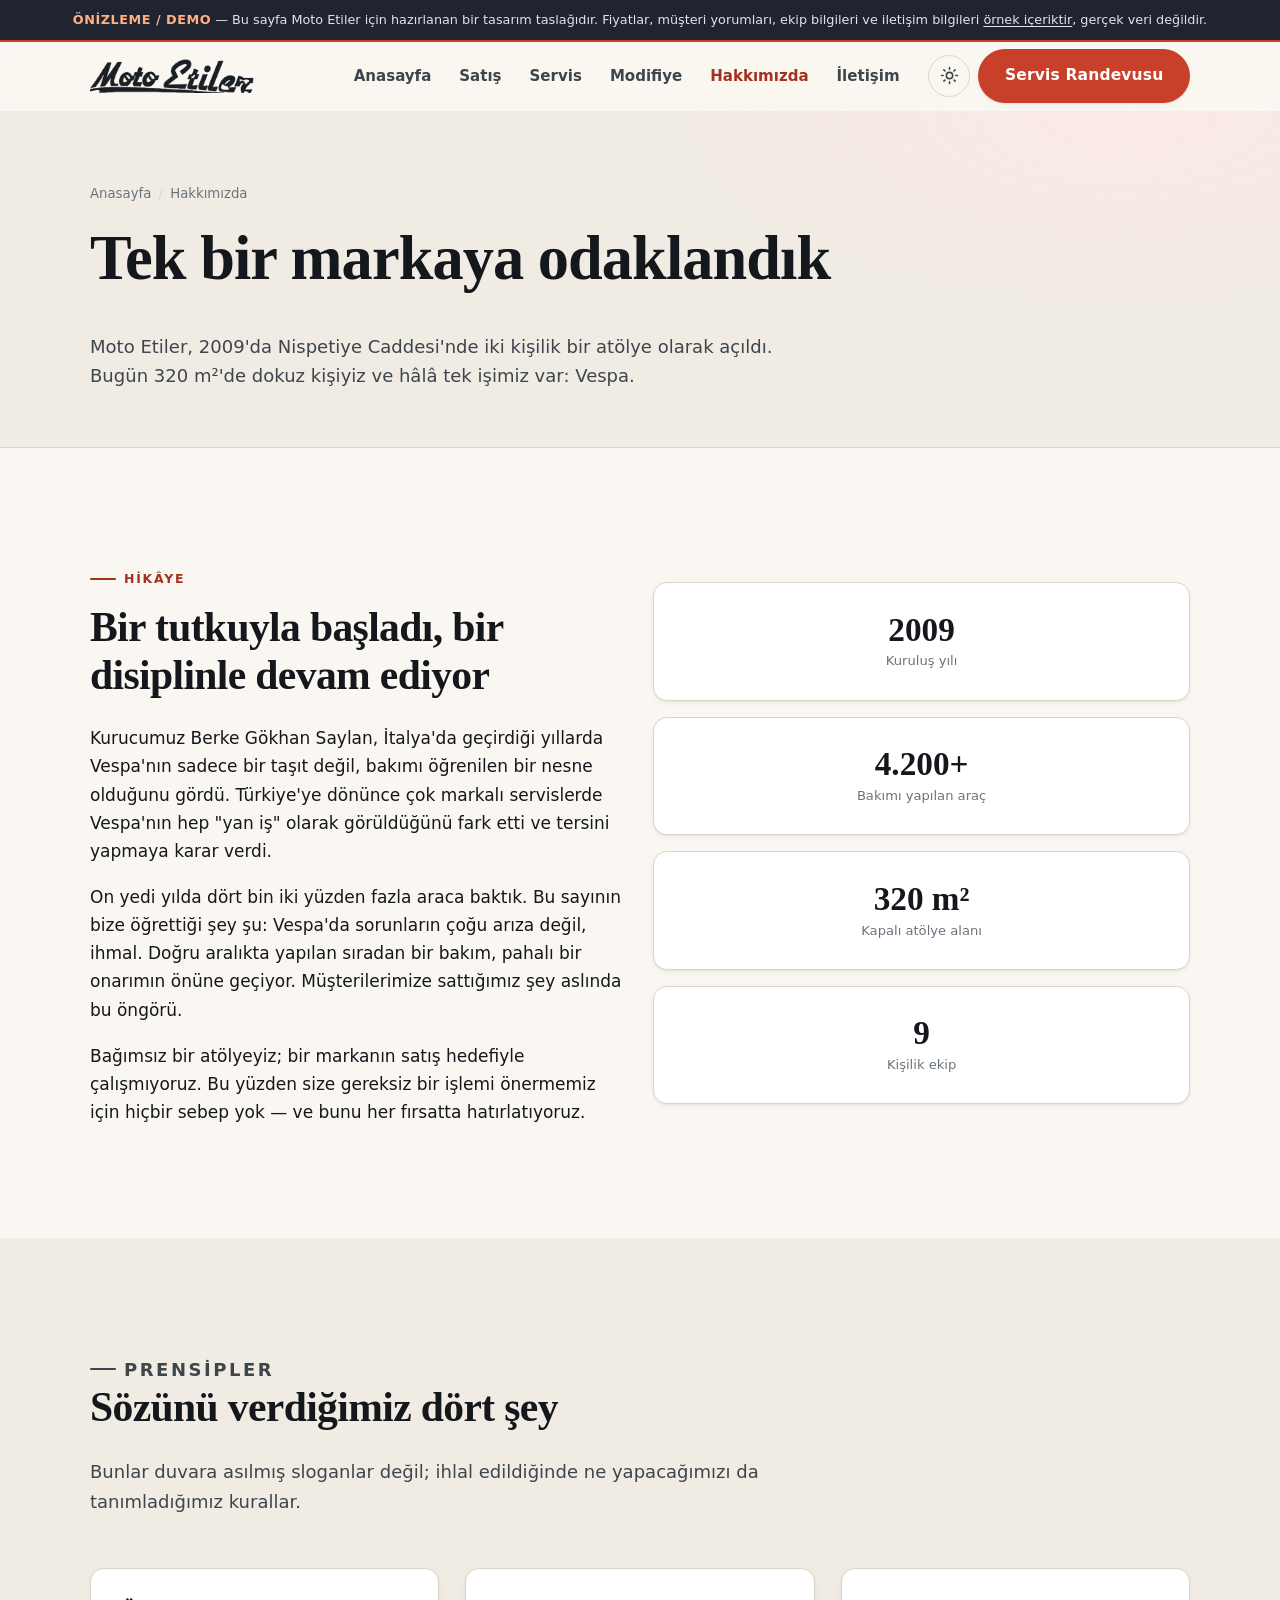
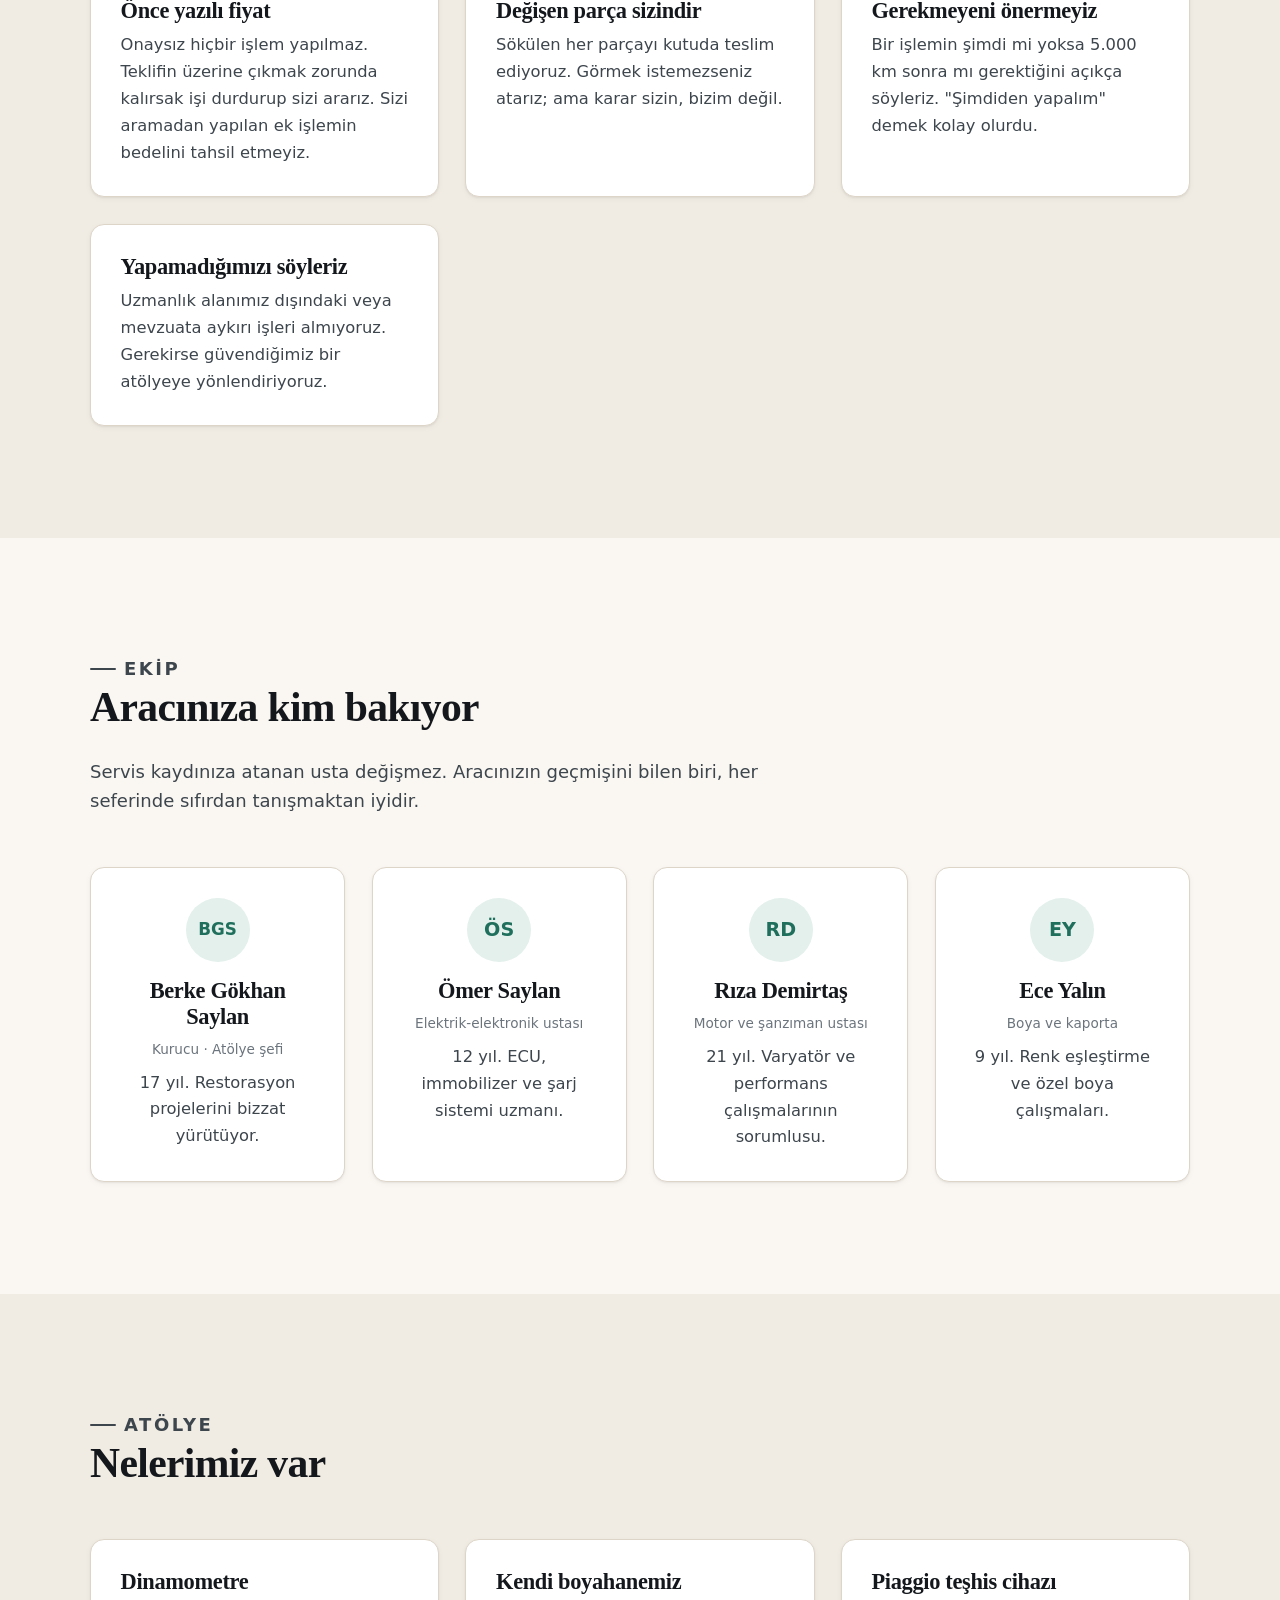
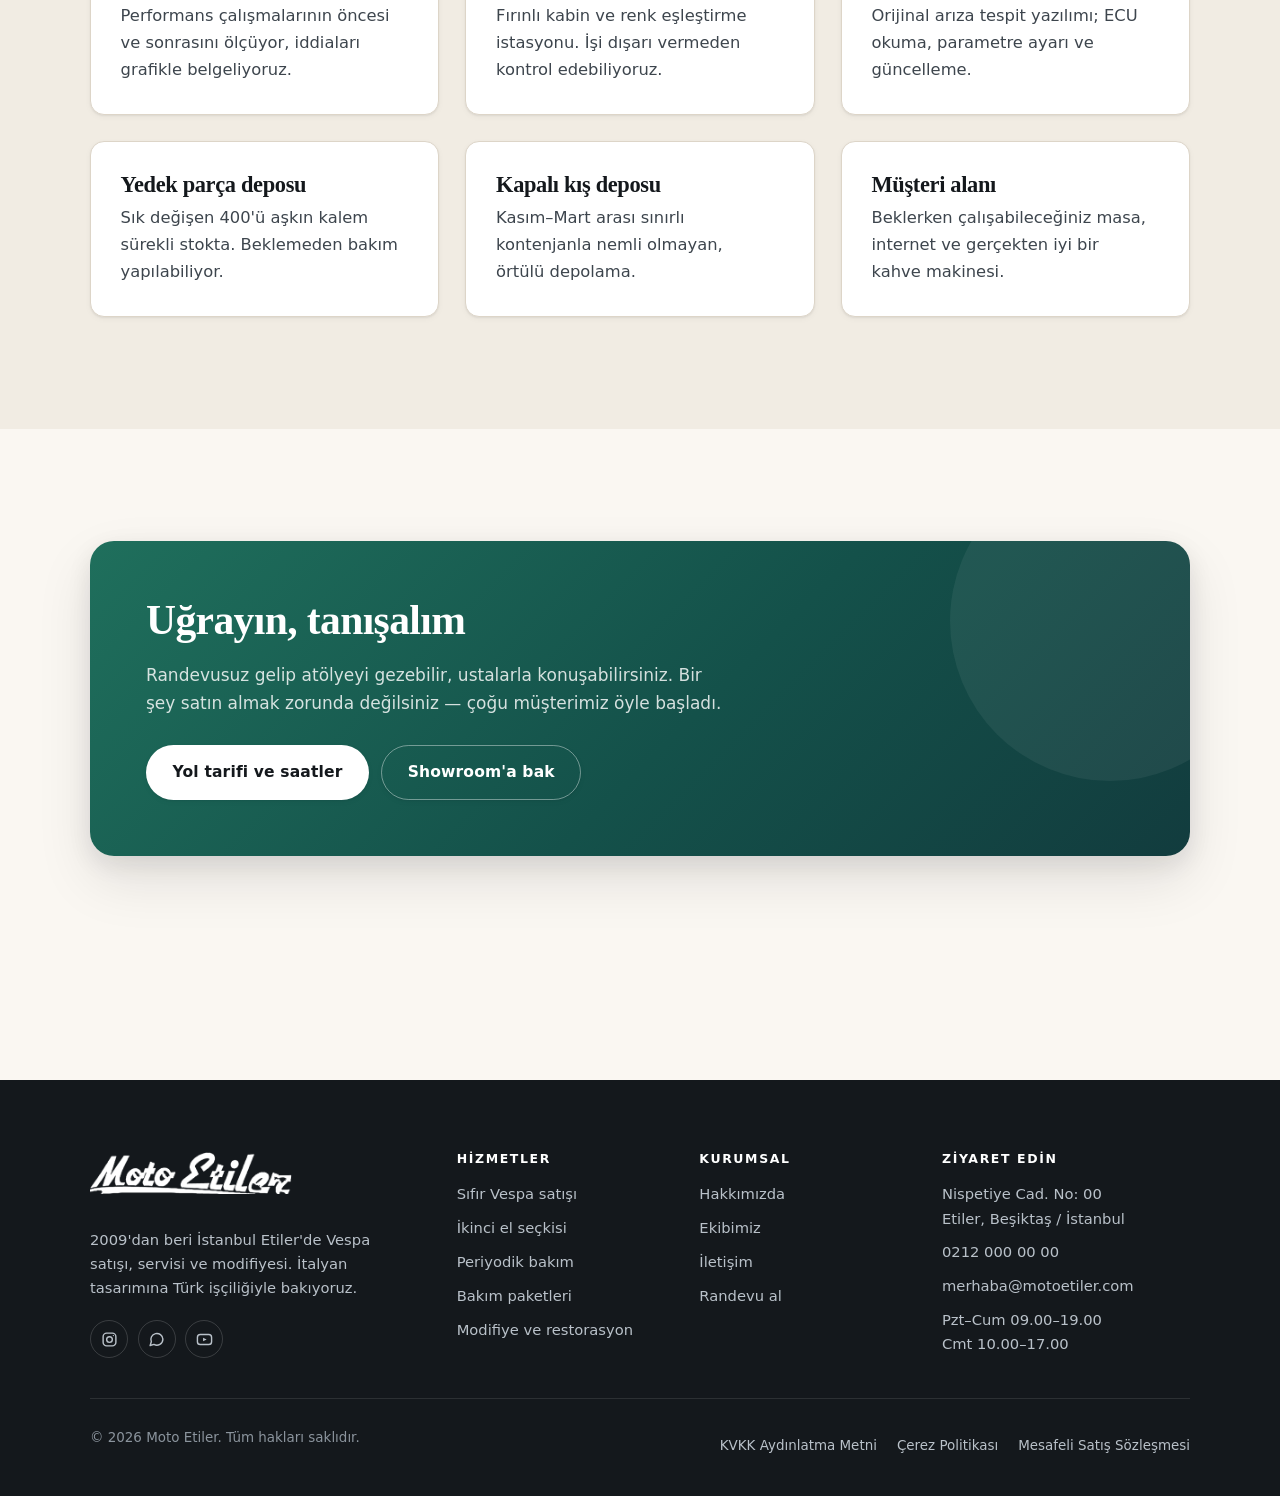
<file: hakkimizda.html>
<!DOCTYPE html>
<html lang="tr">
<head>
<meta charset="utf-8">
<meta name="viewport" content="width=device-width, initial-scale=1">
<meta name="robots" content="noindex, nofollow">
<title>Hakkımızda — Etiler'in Vespa Atölyesi | Moto Etiler</title>
<meta name="description" content="2009'dan beri İstanbul Etiler'de yalnızca Vespa ve Piaggio ailesine bakan bağımsız atölye. Ekibimiz, atölyemiz ve çalışma prensiplerimiz.">
<meta name="theme-color" content="#faf7f2" media="(prefers-color-scheme: light)">
<meta name="theme-color" content="#101418" media="(prefers-color-scheme: dark)">
<link rel="canonical" href="https://motoetiler.com/hakkimizda.html">
<meta property="og:type" content="website">
<meta property="og:locale" content="tr_TR">
<meta property="og:title" content="Hakkımızda | Moto Etiler">
<meta property="og:description" content="2009'dan beri Etiler'de Vespa'ya adanmış bağımsız atölye.">
<link rel="icon" href="data:image/svg+xml,%3Csvg xmlns='http://www.w3.org/2000/svg' viewBox='0 0 32 32'%3E%3Crect width='32' height='32' rx='8' fill='%23c8402a'/%3E%3Ctext x='16' y='22' font-family='Georgia,serif' font-size='17' font-weight='700' fill='%23fff' text-anchor='middle'%3EM%3C/text%3E%3C/svg%3E">
<link rel="stylesheet" href="assets/css/style.css">
</head>
<body>

<a class="skip-link" href="#main">İçeriğe geç</a>

<div class="demo-banner" role="note">
  <strong>ÖNİZLEME / DEMO</strong> — Bu sayfa Moto Etiler için hazırlanan bir tasarım taslağıdır.
  Fiyatlar, müşteri yorumları, ekip bilgileri ve iletişim bilgileri <em>örnek içeriktir</em>, gerçek veri değildir.
</div>

<header class="site-header">
  <nav class="wrap nav" aria-label="Ana menü">
    <a class="brand" href="index.html" aria-label="Moto Etiler — anasayfa">
      <img class="brand__logo brand__logo--ink" src="assets/img/logo-motoetiler.png"
           alt="Moto Etiler" width="900" height="187">
      <img class="brand__logo brand__logo--light" src="assets/img/logo-motoetiler-light.png"
           alt="" aria-hidden="true" width="900" height="187">
    </a>

    <ul class="nav__links" id="primary-nav">
      <li><a href="index.html">Anasayfa</a></li>
      <li><a href="satis.html">Satış</a></li>
      <li><a href="servis.html">Servis</a></li>
      <li><a href="modifiye.html">Modifiye</a></li>
      <li><a href="hakkimizda.html">Hakkımızda</a></li>
      <li><a href="iletisim.html">İletişim</a></li>
    </ul>

    <div class="nav__actions">
      <button class="icon-btn" type="button" data-theme-toggle aria-pressed="false" title="Koyu temaya geç">
        <span class="visually-hidden">Temayı değiştir</span>
        <svg viewBox="0 0 24 24" fill="none" stroke="currentColor" stroke-width="2" stroke-linecap="round" aria-hidden="true">
          <circle cx="12" cy="12" r="4"/><path d="M12 2v2M12 20v2M4.9 4.9l1.4 1.4M17.7 17.7l1.4 1.4M2 12h2M20 12h2M4.9 19.1l1.4-1.4M17.7 6.3l1.4-1.4"/>
        </svg>
      </button>
      <a class="btn nav__cta" href="iletisim.html#randevu">Servis Randevusu</a>
      <button class="icon-btn nav__toggle" type="button" data-nav-toggle aria-expanded="false" aria-controls="primary-nav">
        <span class="visually-hidden">Menüyü aç</span>
        <svg viewBox="0 0 24 24" fill="none" stroke="currentColor" stroke-width="2" stroke-linecap="round" aria-hidden="true"><path d="M3 6h18M3 12h18M3 18h18"/></svg>
      </button>
    </div>
  </nav>
</header>

<main id="main">

  <section class="page-head">
    <div class="wrap">
      <ol class="breadcrumb">
        <li><a href="index.html">Anasayfa</a></li>
        <li>Hakkımızda</li>
      </ol>
      <h1>Tek bir markaya odaklandık</h1>
      <p>Moto Etiler, 2009'da Nispetiye Caddesi'nde iki kişilik bir atölye olarak açıldı. Bugün 320 m²'de dokuz kişiyiz ve hâlâ tek işimiz var: Vespa.</p>
    </div>
  </section>

  <section class="section">
    <div class="wrap grid grid--2" style="align-items:center">
      <div>
        <p class="eyebrow">Hikâye</p>
        <h2>Bir tutkuyla başladı, bir disiplinle devam ediyor</h2>
        <p>Kurucumuz Berke Gökhan Saylan, İtalya'da geçirdiği yıllarda Vespa'nın sadece bir taşıt değil, bakımı öğrenilen bir nesne olduğunu gördü. Türkiye'ye dönünce çok markalı servislerde Vespa'nın hep "yan iş" olarak görüldüğünü fark etti ve tersini yapmaya karar verdi.</p>
        <p>On yedi yılda dört bin iki yüzden fazla araca baktık. Bu sayının bize öğrettiği şey şu: Vespa'da sorunların çoğu arıza değil, ihmal. Doğru aralıkta yapılan sıradan bir bakım, pahalı bir onarımın önüne geçiyor. Müşterilerimize sattığımız şey aslında bu öngörü.</p>
        <p>Bağımsız bir atölyeyiz; bir markanın satış hedefiyle çalışmıyoruz. Bu yüzden size gereksiz bir işlemi önermemiz için hiçbir sebep yok — ve bunu her fırsatta hatırlatıyoruz.</p>
      </div>

      <div>
        <div class="grid grid--2" style="gap:1rem">
          <div class="card" style="text-align:center">
            <span class="stat__num">2009</span>
            <span class="stat__label">Kuruluş yılı</span>
          </div>
          <div class="card" style="text-align:center">
            <span class="stat__num" data-count-to="4200" data-suffix="+">0</span>
            <span class="stat__label">Bakımı yapılan araç</span>
          </div>
          <div class="card" style="text-align:center">
            <span class="stat__num" data-count-to="320" data-suffix=" m²">0</span>
            <span class="stat__label">Kapalı atölye alanı</span>
          </div>
          <div class="card" style="text-align:center">
            <span class="stat__num" data-count-to="9">0</span>
            <span class="stat__label">Kişilik ekip</span>
          </div>
        </div>
      </div>
    </div>
  </section>

  <!-- Değerler -->
  <section class="section section--tint">
    <div class="wrap">
      <div class="section-head">
        <p class="eyebrow">Prensipler</p>
        <h2>Sözünü verdiğimiz dört şey</h2>
        <p>Bunlar duvara asılmış sloganlar değil; ihlal edildiğinde ne yapacağımızı da tanımladığımız kurallar.</p>
      </div>

      <div class="grid grid--2">
        <article class="card reveal">
          <h3>Önce yazılı fiyat</h3>
          <p>Onaysız hiçbir işlem yapılmaz. Teklifin üzerine çıkmak zorunda kalırsak işi durdurup sizi ararız. Sizi aramadan yapılan ek işlemin bedelini tahsil etmeyiz.</p>
        </article>
        <article class="card reveal">
          <h3>Değişen parça sizindir</h3>
          <p>Sökülen her parçayı kutuda teslim ediyoruz. Görmek istemezseniz atarız; ama karar sizin, bizim değil.</p>
        </article>
        <article class="card reveal">
          <h3>Gerekmeyeni önermeyiz</h3>
          <p>Bir işlemin şimdi mi yoksa 5.000 km sonra mı gerektiğini açıkça söyleriz. "Şimdiden yapalım" demek kolay olurdu.</p>
        </article>
        <article class="card reveal">
          <h3>Yapamadığımızı söyleriz</h3>
          <p>Uzmanlık alanımız dışındaki veya mevzuata aykırı işleri almıyoruz. Gerekirse güvendiğimiz bir atölyeye yönlendiriyoruz.</p>
        </article>
      </div>
    </div>
  </section>

  <!-- Ekip -->
  <section class="section" id="ekip">
    <div class="wrap">
      <div class="section-head">
        <p class="eyebrow">Ekip</p>
        <h2>Aracınıza kim bakıyor</h2>
        <p>Servis kaydınıza atanan usta değişmez. Aracınızın geçmişini bilen biri, her seferinde sıfırdan tanışmaktan iyidir.</p>
      </div>

      <div class="grid grid--4">
        <article class="card reveal" style="text-align:center">
          <span class="avatar" style="width:64px;height:64px;font-size:1.05rem;margin:0 auto 1rem" aria-hidden="true">BGS</span>
          <h3>Berke Gökhan Saylan</h3>
          <p style="font-size:.85rem;color:var(--ink-3);margin-bottom:.6rem">Kurucu · Atölye şefi</p>
          <p>17 yıl. Restorasyon projelerini bizzat yürütüyor.</p>
        </article>
        <article class="card reveal" style="text-align:center">
          <span class="avatar" style="width:64px;height:64px;font-size:1.2rem;margin:0 auto 1rem" aria-hidden="true">ÖS</span>
          <h3>Ömer Saylan</h3>
          <p style="font-size:.85rem;color:var(--ink-3);margin-bottom:.6rem">Elektrik-elektronik ustası</p>
          <p>12 yıl. ECU, immobilizer ve şarj sistemi uzmanı.</p>
        </article>
        <article class="card reveal" style="text-align:center">
          <span class="avatar" style="width:64px;height:64px;font-size:1.2rem;margin:0 auto 1rem" aria-hidden="true">RD</span>
          <h3>Rıza Demirtaş</h3>
          <p style="font-size:.85rem;color:var(--ink-3);margin-bottom:.6rem">Motor ve şanzıman ustası</p>
          <p>21 yıl. Varyatör ve performans çalışmalarının sorumlusu.</p>
        </article>
        <article class="card reveal" style="text-align:center">
          <span class="avatar" style="width:64px;height:64px;font-size:1.2rem;margin:0 auto 1rem" aria-hidden="true">EY</span>
          <h3>Ece Yalın</h3>
          <p style="font-size:.85rem;color:var(--ink-3);margin-bottom:.6rem">Boya ve kaporta</p>
          <p>9 yıl. Renk eşleştirme ve özel boya çalışmaları.</p>
        </article>
      </div>
    </div>
  </section>

  <!-- Atölye -->
  <section class="section section--tint">
    <div class="wrap">
      <div class="section-head">
        <p class="eyebrow">Atölye</p>
        <h2>Nelerimiz var</h2>
      </div>
      <div class="grid grid--3">
        <article class="card reveal">
          <h3>Dinamometre</h3>
          <p>Performans çalışmalarının öncesi ve sonrasını ölçüyor, iddiaları grafikle belgeliyoruz.</p>
        </article>
        <article class="card reveal">
          <h3>Kendi boyahanemiz</h3>
          <p>Fırınlı kabin ve renk eşleştirme istasyonu. İşi dışarı vermeden kontrol edebiliyoruz.</p>
        </article>
        <article class="card reveal">
          <h3>Piaggio teşhis cihazı</h3>
          <p>Orijinal arıza tespit yazılımı; ECU okuma, parametre ayarı ve güncelleme.</p>
        </article>
        <article class="card reveal">
          <h3>Yedek parça deposu</h3>
          <p>Sık değişen 400'ü aşkın kalem sürekli stokta. Beklemeden bakım yapılabiliyor.</p>
        </article>
        <article class="card reveal">
          <h3>Kapalı kış deposu</h3>
          <p>Kasım–Mart arası sınırlı kontenjanla nemli olmayan, örtülü depolama.</p>
        </article>
        <article class="card reveal">
          <h3>Müşteri alanı</h3>
          <p>Beklerken çalışabileceğiniz masa, internet ve gerçekten iyi bir kahve makinesi.</p>
        </article>
      </div>
    </div>
  </section>

  <section class="section">
    <div class="wrap">
      <div class="cta-band reveal">
        <h2>Uğrayın, tanışalım</h2>
        <p>Randevusuz gelip atölyeyi gezebilir, ustalarla konuşabilirsiniz. Bir şey satın almak zorunda değilsiniz — çoğu müşterimiz öyle başladı.</p>
        <div class="btn-row">
          <a class="btn btn--light" href="iletisim.html">Yol tarifi ve saatler</a>
          <a class="btn btn--light" href="satis.html" style="--btn-bg:transparent;--btn-fg:#fff;border-color:rgba(255,255,255,.4)">Showroom'a bak</a>
        </div>
      </div>
    </div>
  </section>

</main>

<footer class="site-footer">
  <div class="wrap">
    <div class="footer__grid">
      <div class="footer__about">
        <a class="brand" href="index.html" aria-label="Moto Etiler — anasayfa">
          <img class="brand__logo brand__logo--footer" src="assets/img/logo-motoetiler-light.png"
               alt="Moto Etiler" width="900" height="187">
        </a>
        <p>2009'dan beri İstanbul Etiler'de Vespa satışı, servisi ve modifiyesi. İtalyan tasarımına Türk işçiliğiyle bakıyoruz.</p>
        <div class="socials">
          <a href="https://instagram.com/" aria-label="Instagram" rel="noopener"><svg viewBox="0 0 24 24" fill="none" stroke="currentColor" stroke-width="2" aria-hidden="true"><rect x="3" y="3" width="18" height="18" rx="5"/><circle cx="12" cy="12" r="4"/><circle cx="17.5" cy="6.5" r="1" fill="currentColor" stroke="none"/></svg></a>
          <a href="https://wa.me/902120000000" aria-label="WhatsApp" rel="noopener"><svg viewBox="0 0 24 24" fill="none" stroke="currentColor" stroke-width="2" stroke-linecap="round" stroke-linejoin="round" aria-hidden="true"><path d="M21 11.5a8.5 8.5 0 0 1-12.6 7.4L3 20.5l1.7-5.2A8.5 8.5 0 1 1 21 11.5z"/></svg></a>
          <a href="https://youtube.com/" aria-label="YouTube" rel="noopener"><svg viewBox="0 0 24 24" fill="none" stroke="currentColor" stroke-width="2" stroke-linejoin="round" aria-hidden="true"><rect x="2" y="5" width="20" height="14" rx="4"/><path d="M10 9.5l5 2.5-5 2.5z" fill="currentColor" stroke="none"/></svg></a>
        </div>
      </div>
      <div>
        <h4>Hizmetler</h4>
        <ul>
          <li><a href="satis.html">Sıfır Vespa satışı</a></li>
          <li><a href="satis.html#ikinci-el">İkinci el seçkisi</a></li>
          <li><a href="servis.html">Periyodik bakım</a></li>
          <li><a href="servis.html#paketler">Bakım paketleri</a></li>
          <li><a href="modifiye.html">Modifiye ve restorasyon</a></li>
        </ul>
      </div>
      <div>
        <h4>Kurumsal</h4>
        <ul>
          <li><a href="hakkimizda.html">Hakkımızda</a></li>
          <li><a href="hakkimizda.html#ekip">Ekibimiz</a></li>
          <li><a href="iletisim.html">İletişim</a></li>
          <li><a href="iletisim.html#randevu">Randevu al</a></li>
        </ul>
      </div>
      <div>
        <h4>Ziyaret edin</h4>
        <ul>
          <li>Nispetiye Cad. No: 00<br>Etiler, Beşiktaş / İstanbul</li>
          <li><a href="tel:+902120000000">0212 000 00 00</a></li>
          <li><a href="mailto:merhaba@motoetiler.com">merhaba@motoetiler.com</a></li>
          <li>Pzt–Cum 09.00–19.00<br>Cmt 10.00–17.00</li>
        </ul>
      </div>
    </div>
    <div class="footer__bottom">
      <p>© <span data-year>2026</span> Moto Etiler. Tüm hakları saklıdır.</p>
      <ul class="footer__legal">
        <li><a href="#">KVKK Aydınlatma Metni</a></li>
        <li><a href="#">Çerez Politikası</a></li>
        <li><a href="#">Mesafeli Satış Sözleşmesi</a></li>
      </ul>
    </div>
  </div>
</footer>

<div class="action-bar">
  <a class="btn btn--ghost" href="tel:+902120000000">Ara</a>
  <a class="btn" href="https://wa.me/902120000000" rel="noopener">WhatsApp</a>
  <a class="btn btn--ghost" href="iletisim.html#randevu">Randevu</a>
</div>

<script src="assets/js/main.js" defer></script>
</body>
</html>
</file>
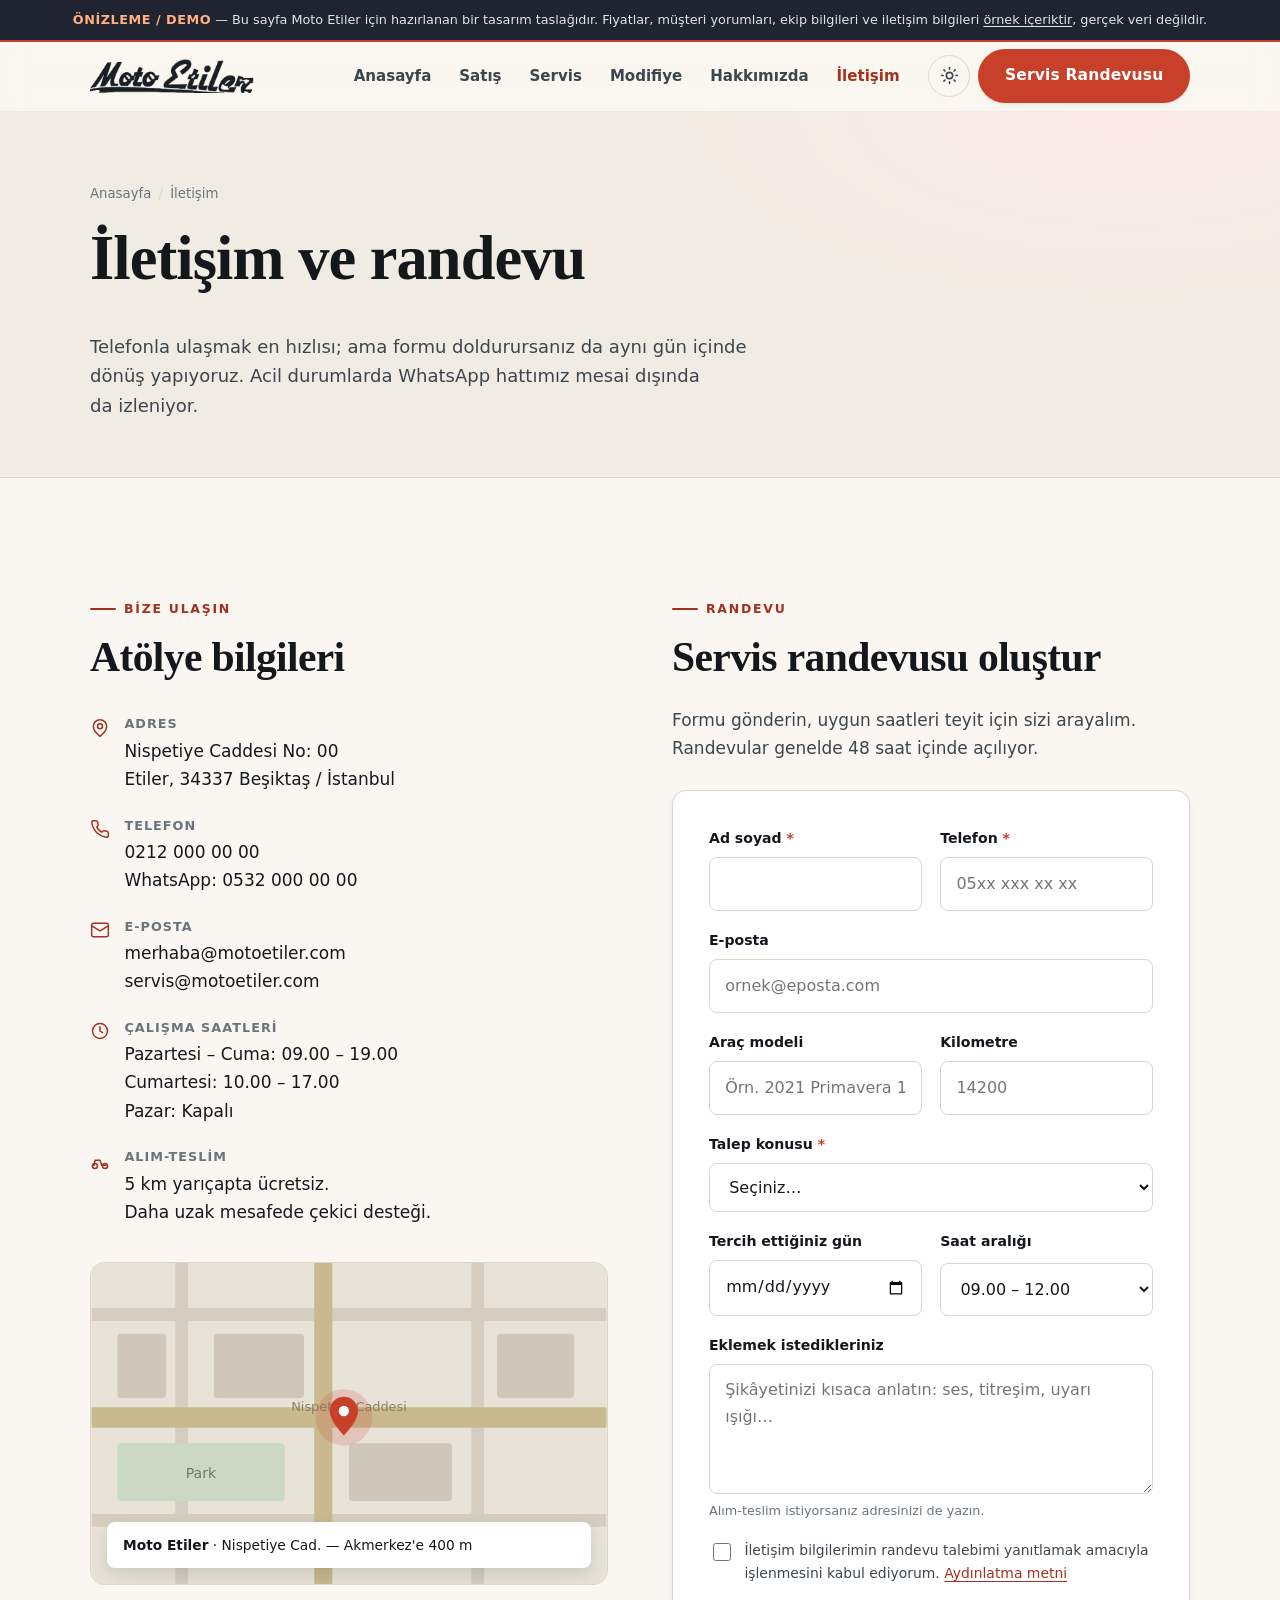
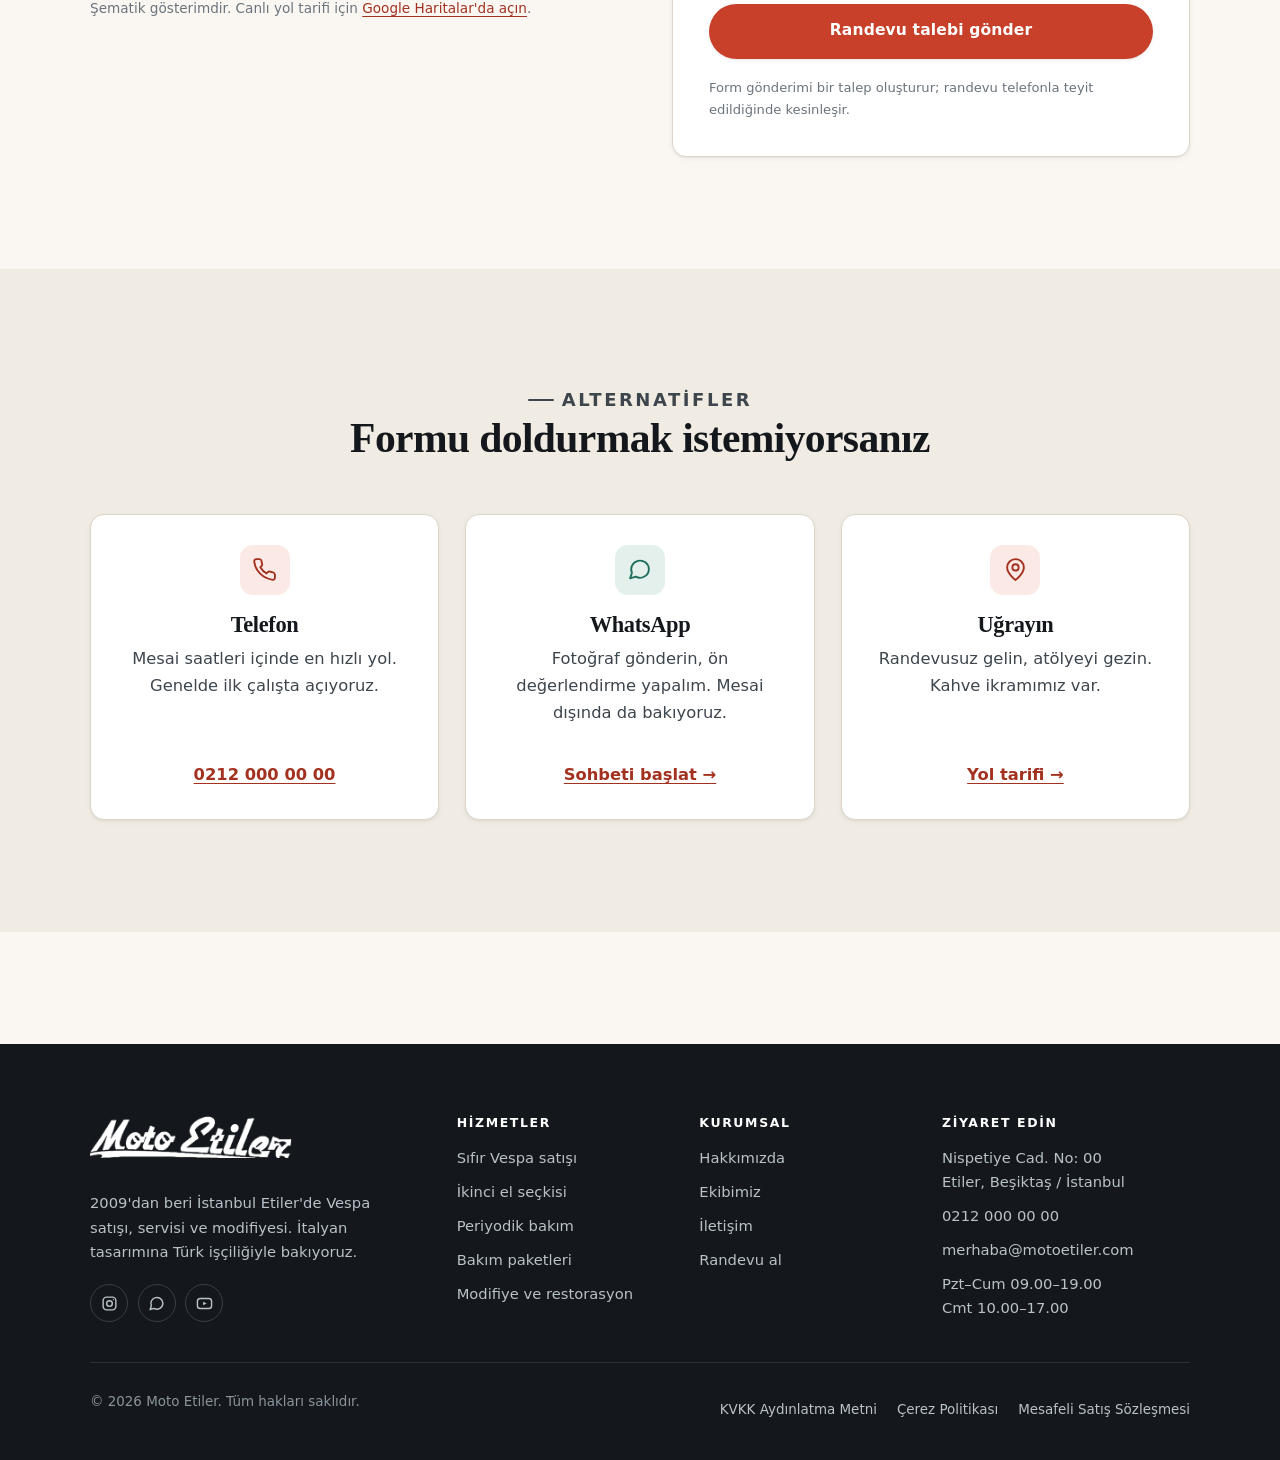
<file: iletisim.html>
<!DOCTYPE html>
<html lang="tr">
<head>
<meta charset="utf-8">
<meta name="viewport" content="width=device-width, initial-scale=1">
<meta name="robots" content="noindex, nofollow">
<title>İletişim ve Servis Randevusu | Moto Etiler, Etiler İstanbul</title>
<meta name="description" content="Moto Etiler adres, telefon, çalışma saatleri ve online servis randevu formu. Etiler, Beşiktaş / İstanbul. Ücretsiz alım-teslim 5 km.">
<meta name="theme-color" content="#faf7f2" media="(prefers-color-scheme: light)">
<meta name="theme-color" content="#101418" media="(prefers-color-scheme: dark)">
<link rel="canonical" href="https://motoetiler.com/iletisim.html">
<meta property="og:type" content="website">
<meta property="og:locale" content="tr_TR">
<meta property="og:title" content="İletişim ve Servis Randevusu | Moto Etiler">
<meta property="og:description" content="Adres, telefon, çalışma saatleri ve online randevu formu.">
<link rel="icon" href="data:image/svg+xml,%3Csvg xmlns='http://www.w3.org/2000/svg' viewBox='0 0 32 32'%3E%3Crect width='32' height='32' rx='8' fill='%23c8402a'/%3E%3Ctext x='16' y='22' font-family='Georgia,serif' font-size='17' font-weight='700' fill='%23fff' text-anchor='middle'%3EM%3C/text%3E%3C/svg%3E">
<link rel="stylesheet" href="assets/css/style.css">
</head>
<body>

<a class="skip-link" href="#main">İçeriğe geç</a>

<div class="demo-banner" role="note">
  <strong>ÖNİZLEME / DEMO</strong> — Bu sayfa Moto Etiler için hazırlanan bir tasarım taslağıdır.
  Fiyatlar, müşteri yorumları, ekip bilgileri ve iletişim bilgileri <em>örnek içeriktir</em>, gerçek veri değildir.
</div>

<header class="site-header">
  <nav class="wrap nav" aria-label="Ana menü">
    <a class="brand" href="index.html" aria-label="Moto Etiler — anasayfa">
      <img class="brand__logo brand__logo--ink" src="assets/img/logo-motoetiler.png"
           alt="Moto Etiler" width="900" height="187">
      <img class="brand__logo brand__logo--light" src="assets/img/logo-motoetiler-light.png"
           alt="" aria-hidden="true" width="900" height="187">
    </a>

    <ul class="nav__links" id="primary-nav">
      <li><a href="index.html">Anasayfa</a></li>
      <li><a href="satis.html">Satış</a></li>
      <li><a href="servis.html">Servis</a></li>
      <li><a href="modifiye.html">Modifiye</a></li>
      <li><a href="hakkimizda.html">Hakkımızda</a></li>
      <li><a href="iletisim.html">İletişim</a></li>
    </ul>

    <div class="nav__actions">
      <button class="icon-btn" type="button" data-theme-toggle aria-pressed="false" title="Koyu temaya geç">
        <span class="visually-hidden">Temayı değiştir</span>
        <svg viewBox="0 0 24 24" fill="none" stroke="currentColor" stroke-width="2" stroke-linecap="round" aria-hidden="true">
          <circle cx="12" cy="12" r="4"/><path d="M12 2v2M12 20v2M4.9 4.9l1.4 1.4M17.7 17.7l1.4 1.4M2 12h2M20 12h2M4.9 19.1l1.4-1.4M17.7 6.3l1.4-1.4"/>
        </svg>
      </button>
      <a class="btn nav__cta" href="#randevu">Servis Randevusu</a>
      <button class="icon-btn nav__toggle" type="button" data-nav-toggle aria-expanded="false" aria-controls="primary-nav">
        <span class="visually-hidden">Menüyü aç</span>
        <svg viewBox="0 0 24 24" fill="none" stroke="currentColor" stroke-width="2" stroke-linecap="round" aria-hidden="true"><path d="M3 6h18M3 12h18M3 18h18"/></svg>
      </button>
    </div>
  </nav>
</header>

<main id="main">

  <section class="page-head">
    <div class="wrap">
      <ol class="breadcrumb">
        <li><a href="index.html">Anasayfa</a></li>
        <li>İletişim</li>
      </ol>
      <h1>İletişim ve randevu</h1>
      <p>Telefonla ulaşmak en hızlısı; ama formu doldurursanız da aynı gün içinde dönüş yapıyoruz. Acil durumlarda WhatsApp hattımız mesai dışında da izleniyor.</p>
    </div>
  </section>

  <section class="section">
    <div class="wrap grid grid--2" style="align-items:start; gap:clamp(2rem,5vw,4rem)">

      <!-- Sol: bilgiler -->
      <div>
        <p class="eyebrow">Bize ulaşın</p>
        <h2>Atölye bilgileri</h2>

        <ul class="info-list" style="margin-top:2rem">
          <li>
            <svg viewBox="0 0 24 24" fill="none" stroke="currentColor" stroke-width="1.8" stroke-linecap="round" stroke-linejoin="round" aria-hidden="true"><path d="M20 10c0 6-8 12-8 12s-8-6-8-12a8 8 0 0 1 16 0z"/><circle cx="12" cy="10" r="3"/></svg>
            <span>
              <b>Adres</b>
              Nispetiye Caddesi No: 00<br>
              Etiler, 34337 Beşiktaş / İstanbul
            </span>
          </li>
          <li>
            <svg viewBox="0 0 24 24" fill="none" stroke="currentColor" stroke-width="1.8" stroke-linecap="round" stroke-linejoin="round" aria-hidden="true"><path d="M22 16.9v3a2 2 0 0 1-2.2 2 19.8 19.8 0 0 1-8.6-3.1 19.5 19.5 0 0 1-6-6A19.8 19.8 0 0 1 2.1 4.2 2 2 0 0 1 4.1 2h3a2 2 0 0 1 2 1.7c.1 1 .3 1.9.6 2.8a2 2 0 0 1-.5 2.1L8 9.8a16 16 0 0 0 6 6l1.2-1.2a2 2 0 0 1 2.1-.5c.9.3 1.8.5 2.8.6a2 2 0 0 1 1.7 2z"/></svg>
            <span>
              <b>Telefon</b>
              <a href="tel:+902120000000">0212 000 00 00</a><br>
              <a href="https://wa.me/902120000000" rel="noopener">WhatsApp: 0532 000 00 00</a>
            </span>
          </li>
          <li>
            <svg viewBox="0 0 24 24" fill="none" stroke="currentColor" stroke-width="1.8" stroke-linecap="round" stroke-linejoin="round" aria-hidden="true"><rect x="2" y="4" width="20" height="16" rx="2"/><path d="m2 7 10 6 10-6"/></svg>
            <span>
              <b>E-posta</b>
              <a href="mailto:merhaba@motoetiler.com">merhaba@motoetiler.com</a><br>
              <a href="mailto:servis@motoetiler.com">servis@motoetiler.com</a>
            </span>
          </li>
          <li>
            <svg viewBox="0 0 24 24" fill="none" stroke="currentColor" stroke-width="1.8" stroke-linecap="round" stroke-linejoin="round" aria-hidden="true"><circle cx="12" cy="12" r="9"/><path d="M12 7v5l3 2"/></svg>
            <span>
              <b>Çalışma saatleri</b>
              Pazartesi – Cuma: 09.00 – 19.00<br>
              Cumartesi: 10.00 – 17.00<br>
              Pazar: Kapalı
            </span>
          </li>
          <li>
            <svg viewBox="0 0 24 24" fill="none" stroke="currentColor" stroke-width="1.8" stroke-linecap="round" stroke-linejoin="round" aria-hidden="true"><path d="M3 17h2l1-6h6l2 6h5"/><circle cx="6" cy="18" r="3"/><circle cx="18" cy="18" r="3"/></svg>
            <span>
              <b>Alım-teslim</b>
              5 km yarıçapta ücretsiz.<br>
              Daha uzak mesafede çekici desteği.
            </span>
          </li>
        </ul>

        <div class="map-frame" style="margin-top:2.25rem">
          <svg viewBox="0 0 400 250" role="img" aria-label="Atölyenin Etiler'deki konumunu gösteren şematik harita">
            <rect width="400" height="250" fill="#e8e3d8"/>
            <path d="M0 40h400M0 120h400M0 200h400" stroke="#d5cec0" stroke-width="10"/>
            <path d="M70 0v250M180 0v250M300 0v250" stroke="#d5cec0" stroke-width="10"/>
            <path d="M0 120h400" stroke="#c8b98f" stroke-width="16"/>
            <path d="M180 0v250" stroke="#c8b98f" stroke-width="14"/>
            <rect x="20" y="55" width="38" height="50" rx="3" fill="#cfc8ba"/>
            <rect x="95" y="55" width="70" height="50" rx="3" fill="#cfc8ba"/>
            <rect x="200" y="140" width="80" height="45" rx="3" fill="#cfc8ba"/>
            <rect x="315" y="55" width="60" height="50" rx="3" fill="#cfc8ba"/>
            <rect x="20" y="140" width="130" height="45" rx="3" fill="#cbd9c4"/>
            <text x="85" y="167" font-family="system-ui,sans-serif" font-size="11" fill="#6f7a68" text-anchor="middle">Park</text>
            <text x="200" y="115" font-family="system-ui,sans-serif" font-size="10" fill="#8a7f63" text-anchor="middle">Nispetiye Caddesi</text>
            <circle cx="196" cy="120" r="22" fill="#c8402a" opacity=".18"/>
            <path d="M196 104a11 11 0 0 1 11 11c0 8-11 19-11 19s-11-11-11-19a11 11 0 0 1 11-11z" fill="#c8402a"/>
            <circle cx="196" cy="115" r="4" fill="#fff"/>
          </svg>
          <p class="map-frame__pin"><strong>Moto Etiler</strong> · Nispetiye Cad. — Akmerkez'e 400 m</p>
        </div>
        <p style="font-size:.85rem;color:var(--ink-3);margin-top:.75rem">
          Şematik gösterimdir. Canlı yol tarifi için <a href="https://maps.google.com/?q=Etiler+Nispetiye+Caddesi+Istanbul" rel="noopener">Google Haritalar'da açın</a>.
        </p>
      </div>

      <!-- Sağ: form -->
      <div id="randevu" style="scroll-margin-top:calc(var(--header-h) + 2rem)">
        <p class="eyebrow">Randevu</p>
        <h2>Servis randevusu oluştur</h2>
        <p style="color:var(--ink-2)">Formu gönderin, uygun saatleri teyit için sizi arayalım. Randevular genelde 48 saat içinde açılıyor.</p>

        <form class="form card" data-demo-form novalidate style="margin-top:1.75rem;padding:clamp(1.5rem,4vw,2.25rem)">
          <div class="field-row">
            <div class="field">
              <label for="r-ad">Ad soyad <span class="req" aria-hidden="true">*</span></label>
              <input id="r-ad" name="ad" type="text" autocomplete="name" required>
            </div>
            <div class="field">
              <label for="r-tel">Telefon <span class="req" aria-hidden="true">*</span></label>
              <input id="r-tel" name="telefon" type="tel" autocomplete="tel" placeholder="05xx xxx xx xx" required>
            </div>
          </div>

          <div class="field">
            <label for="r-eposta">E-posta</label>
            <input id="r-eposta" name="eposta" type="email" autocomplete="email" placeholder="ornek@eposta.com">
          </div>

          <div class="field-row">
            <div class="field">
              <label for="r-model">Araç modeli</label>
              <input id="r-model" name="model" type="text" placeholder="Örn. 2021 Primavera 150">
            </div>
            <div class="field">
              <label for="r-km">Kilometre</label>
              <input id="r-km" name="km" type="number" inputmode="numeric" min="0" step="100" placeholder="14200">
            </div>
          </div>

          <div class="field">
            <label for="r-konu">Talep konusu <span class="req" aria-hidden="true">*</span></label>
            <select id="r-konu" name="konu" required>
              <option value="">Seçiniz…</option>
              <option>Periyodik bakım</option>
              <option>Arıza tespiti</option>
              <option>Lastik / fren</option>
              <option>Kaporta ve boya</option>
              <option>Modifiye projesi</option>
              <option>Satın alma öncesi ekspertiz</option>
              <option>Satış / test sürüşü</option>
              <option>Diğer</option>
            </select>
          </div>

          <div class="field-row">
            <div class="field">
              <label for="r-tarih">Tercih ettiğiniz gün</label>
              <input id="r-tarih" name="tarih" type="date">
            </div>
            <div class="field">
              <label for="r-saat">Saat aralığı</label>
              <select id="r-saat" name="saat">
                <option>09.00 – 12.00</option>
                <option>12.00 – 15.00</option>
                <option>15.00 – 19.00</option>
                <option>Fark etmez</option>
              </select>
            </div>
          </div>

          <div class="field">
            <label for="r-not">Eklemek istedikleriniz</label>
            <textarea id="r-not" name="not" placeholder="Şikâyetinizi kısaca anlatın: ses, titreşim, uyarı ışığı…"></textarea>
            <span class="hint">Alım-teslim istiyorsanız adresinizi de yazın.</span>
          </div>

          <label class="consent">
            <input type="checkbox" name="kvkk" required>
            <span>İletişim bilgilerimin randevu talebimi yanıtlamak amacıyla işlenmesini kabul ediyorum. <a href="#">Aydınlatma metni</a></span>
          </label>

          <button class="btn btn--wide" type="submit">Randevu talebi gönder</button>
          <p class="form-status" data-form-status hidden role="status"></p>
          <p style="font-size:.82rem;color:var(--ink-3);margin:0">Form gönderimi bir talep oluşturur; randevu telefonla teyit edildiğinde kesinleşir.</p>
        </form>
      </div>
    </div>
  </section>

  <!-- Hızlı kanallar -->
  <section class="section section--tint">
    <div class="wrap">
      <div class="section-head section-head--center">
        <p class="eyebrow">Alternatifler</p>
        <h2>Formu doldurmak istemiyorsanız</h2>
      </div>
      <div class="grid grid--3">
        <article class="card card--hover reveal" style="text-align:center">
          <div class="card__icon" style="margin-inline:auto"><svg viewBox="0 0 24 24" fill="none" stroke="currentColor" stroke-width="1.8" stroke-linecap="round" stroke-linejoin="round" aria-hidden="true"><path d="M22 16.9v3a2 2 0 0 1-2.2 2 19.8 19.8 0 0 1-8.6-3.1 19.5 19.5 0 0 1-6-6A19.8 19.8 0 0 1 2.1 4.2 2 2 0 0 1 4.1 2h3a2 2 0 0 1 2 1.7c.1 1 .3 1.9.6 2.8a2 2 0 0 1-.5 2.1L8 9.8a16 16 0 0 0 6 6l1.2-1.2a2 2 0 0 1 2.1-.5c.9.3 1.8.5 2.8.6a2 2 0 0 1 1.7 2z"/></svg></div>
          <h3>Telefon</h3>
          <p>Mesai saatleri içinde en hızlı yol. Genelde ilk çalışta açıyoruz.</p>
          <p class="card__foot"><a href="tel:+902120000000">0212 000 00 00</a></p>
        </article>
        <article class="card card--hover reveal" style="text-align:center">
          <div class="card__icon card__icon--verde" style="margin-inline:auto"><svg viewBox="0 0 24 24" fill="none" stroke="currentColor" stroke-width="1.8" stroke-linecap="round" stroke-linejoin="round" aria-hidden="true"><path d="M21 11.5a8.5 8.5 0 0 1-12.6 7.4L3 20.5l1.7-5.2A8.5 8.5 0 1 1 21 11.5z"/></svg></div>
          <h3>WhatsApp</h3>
          <p>Fotoğraf gönderin, ön değerlendirme yapalım. Mesai dışında da bakıyoruz.</p>
          <p class="card__foot"><a href="https://wa.me/902120000000" rel="noopener">Sohbeti başlat →</a></p>
        </article>
        <article class="card card--hover reveal" style="text-align:center">
          <div class="card__icon" style="margin-inline:auto"><svg viewBox="0 0 24 24" fill="none" stroke="currentColor" stroke-width="1.8" stroke-linecap="round" stroke-linejoin="round" aria-hidden="true"><path d="M20 10c0 6-8 12-8 12s-8-6-8-12a8 8 0 0 1 16 0z"/><circle cx="12" cy="10" r="3"/></svg></div>
          <h3>Uğrayın</h3>
          <p>Randevusuz gelin, atölyeyi gezin. Kahve ikramımız var.</p>
          <p class="card__foot"><a href="https://maps.google.com/?q=Etiler+Nispetiye+Caddesi+Istanbul" rel="noopener">Yol tarifi →</a></p>
        </article>
      </div>
    </div>
  </section>

</main>

<footer class="site-footer">
  <div class="wrap">
    <div class="footer__grid">
      <div class="footer__about">
        <a class="brand" href="index.html" aria-label="Moto Etiler — anasayfa">
          <img class="brand__logo brand__logo--footer" src="assets/img/logo-motoetiler-light.png"
               alt="Moto Etiler" width="900" height="187">
        </a>
        <p>2009'dan beri İstanbul Etiler'de Vespa satışı, servisi ve modifiyesi. İtalyan tasarımına Türk işçiliğiyle bakıyoruz.</p>
        <div class="socials">
          <a href="https://instagram.com/" aria-label="Instagram" rel="noopener"><svg viewBox="0 0 24 24" fill="none" stroke="currentColor" stroke-width="2" aria-hidden="true"><rect x="3" y="3" width="18" height="18" rx="5"/><circle cx="12" cy="12" r="4"/><circle cx="17.5" cy="6.5" r="1" fill="currentColor" stroke="none"/></svg></a>
          <a href="https://wa.me/902120000000" aria-label="WhatsApp" rel="noopener"><svg viewBox="0 0 24 24" fill="none" stroke="currentColor" stroke-width="2" stroke-linecap="round" stroke-linejoin="round" aria-hidden="true"><path d="M21 11.5a8.5 8.5 0 0 1-12.6 7.4L3 20.5l1.7-5.2A8.5 8.5 0 1 1 21 11.5z"/></svg></a>
          <a href="https://youtube.com/" aria-label="YouTube" rel="noopener"><svg viewBox="0 0 24 24" fill="none" stroke="currentColor" stroke-width="2" stroke-linejoin="round" aria-hidden="true"><rect x="2" y="5" width="20" height="14" rx="4"/><path d="M10 9.5l5 2.5-5 2.5z" fill="currentColor" stroke="none"/></svg></a>
        </div>
      </div>
      <div>
        <h4>Hizmetler</h4>
        <ul>
          <li><a href="satis.html">Sıfır Vespa satışı</a></li>
          <li><a href="satis.html#ikinci-el">İkinci el seçkisi</a></li>
          <li><a href="servis.html">Periyodik bakım</a></li>
          <li><a href="servis.html#paketler">Bakım paketleri</a></li>
          <li><a href="modifiye.html">Modifiye ve restorasyon</a></li>
        </ul>
      </div>
      <div>
        <h4>Kurumsal</h4>
        <ul>
          <li><a href="hakkimizda.html">Hakkımızda</a></li>
          <li><a href="hakkimizda.html#ekip">Ekibimiz</a></li>
          <li><a href="iletisim.html">İletişim</a></li>
          <li><a href="iletisim.html#randevu">Randevu al</a></li>
        </ul>
      </div>
      <div>
        <h4>Ziyaret edin</h4>
        <ul>
          <li>Nispetiye Cad. No: 00<br>Etiler, Beşiktaş / İstanbul</li>
          <li><a href="tel:+902120000000">0212 000 00 00</a></li>
          <li><a href="mailto:merhaba@motoetiler.com">merhaba@motoetiler.com</a></li>
          <li>Pzt–Cum 09.00–19.00<br>Cmt 10.00–17.00</li>
        </ul>
      </div>
    </div>
    <div class="footer__bottom">
      <p>© <span data-year>2026</span> Moto Etiler. Tüm hakları saklıdır.</p>
      <ul class="footer__legal">
        <li><a href="#">KVKK Aydınlatma Metni</a></li>
        <li><a href="#">Çerez Politikası</a></li>
        <li><a href="#">Mesafeli Satış Sözleşmesi</a></li>
      </ul>
    </div>
  </div>
</footer>

<div class="action-bar">
  <a class="btn btn--ghost" href="tel:+902120000000">Ara</a>
  <a class="btn" href="https://wa.me/902120000000" rel="noopener">WhatsApp</a>
  <a class="btn btn--ghost" href="#randevu">Randevu</a>
</div>

<script src="assets/js/main.js" defer></script>
</body>
</html>
</file>
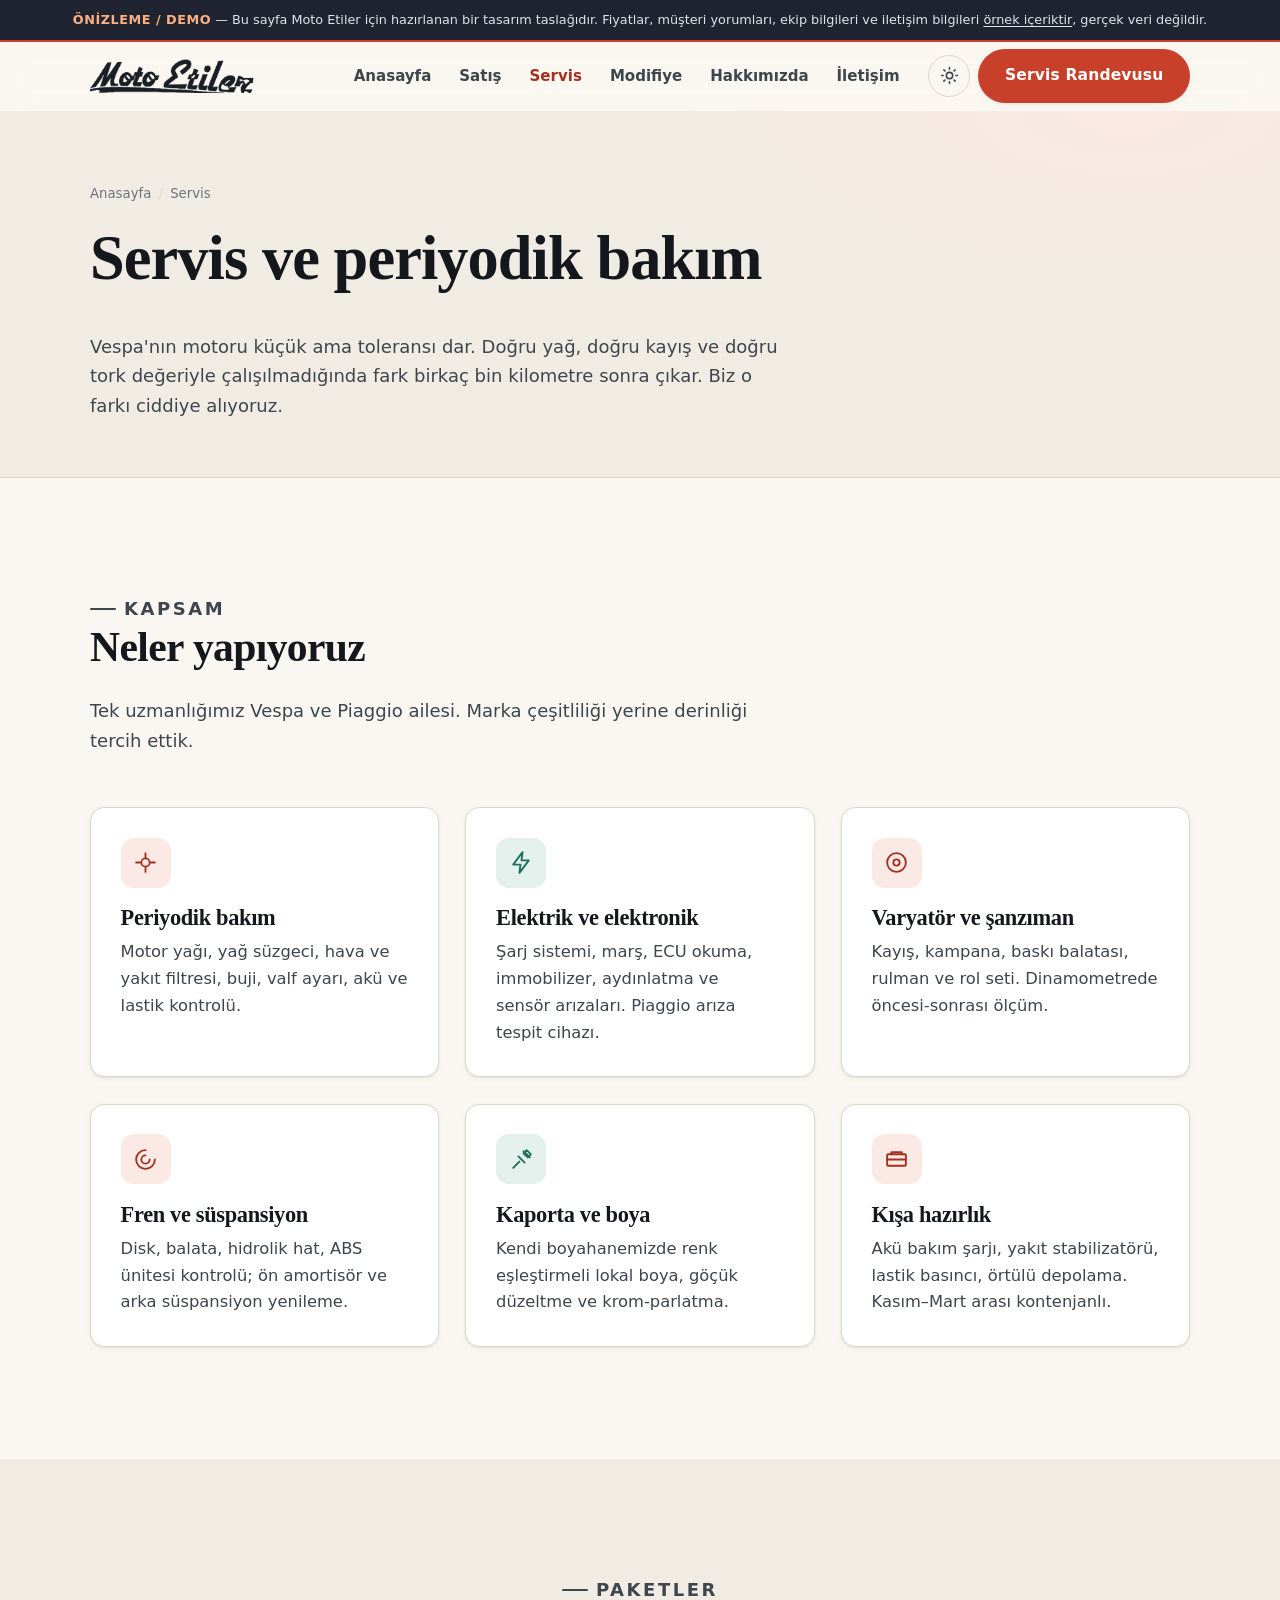
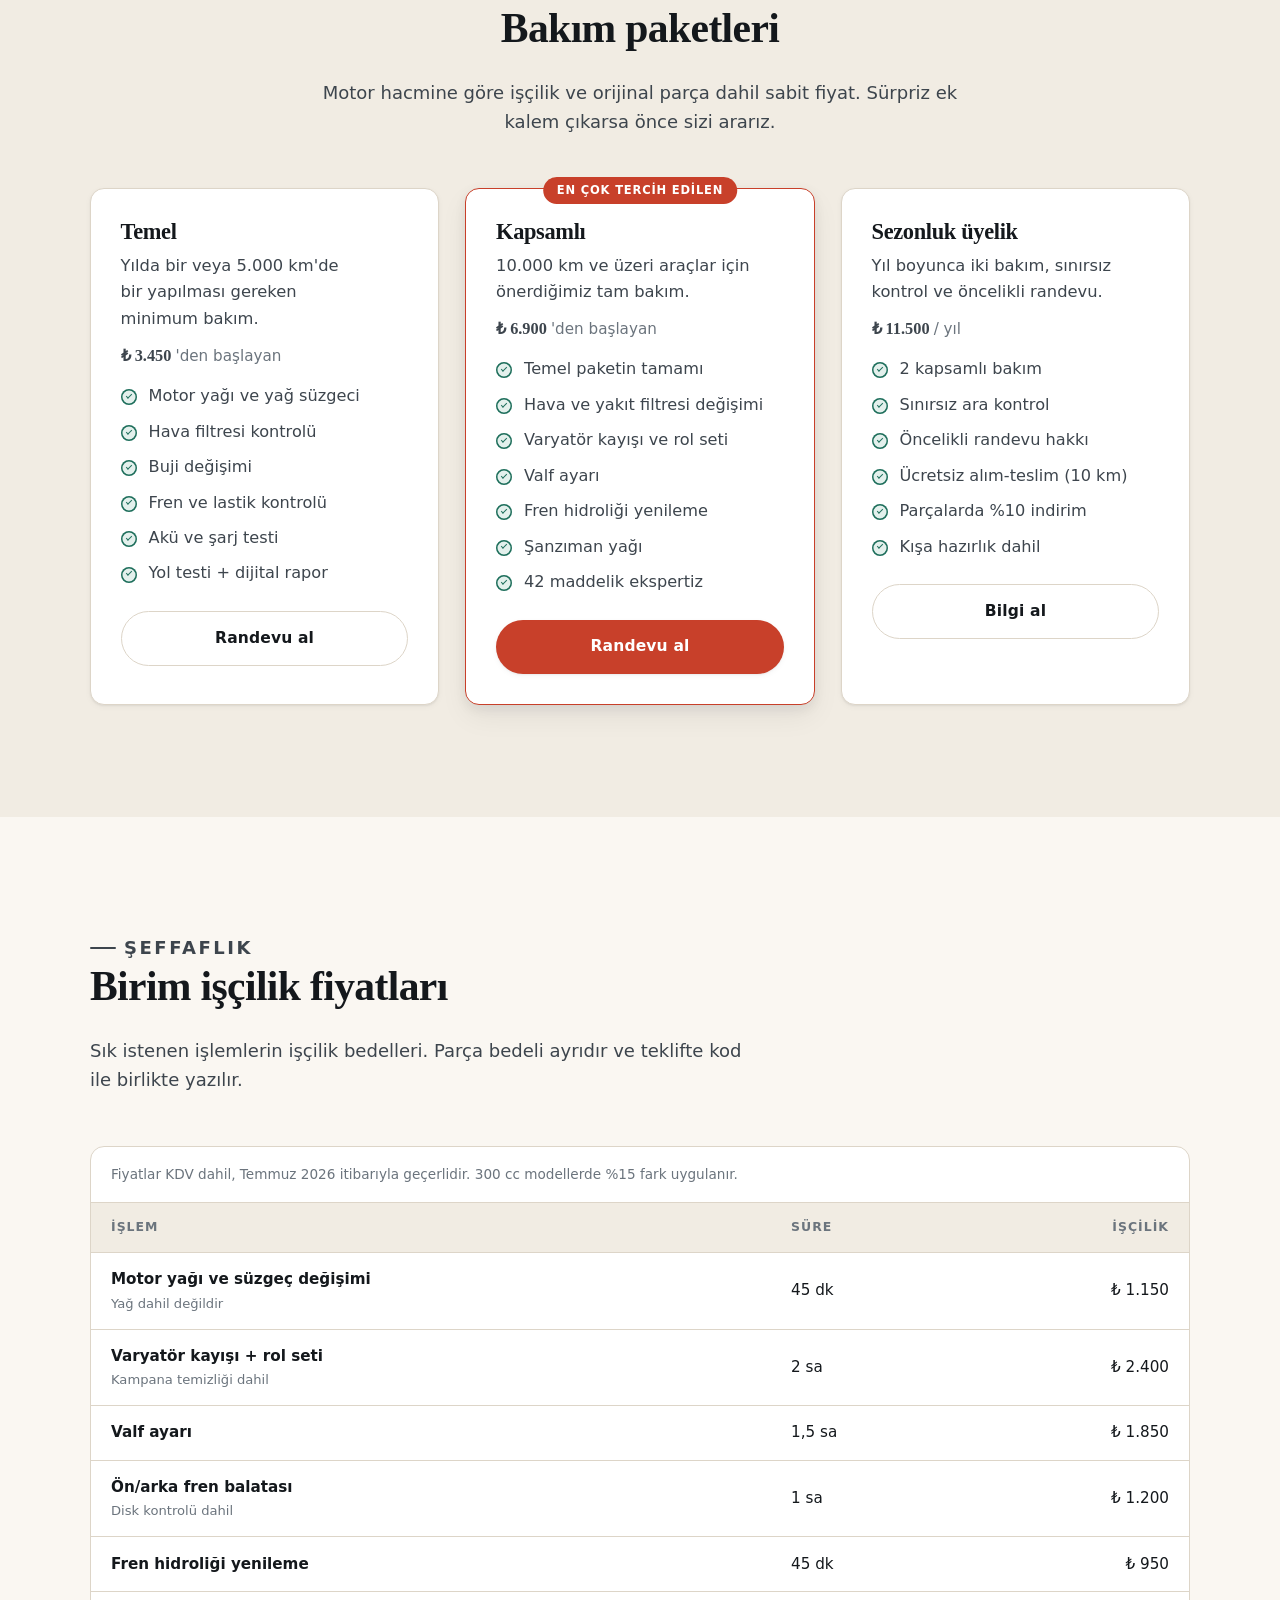
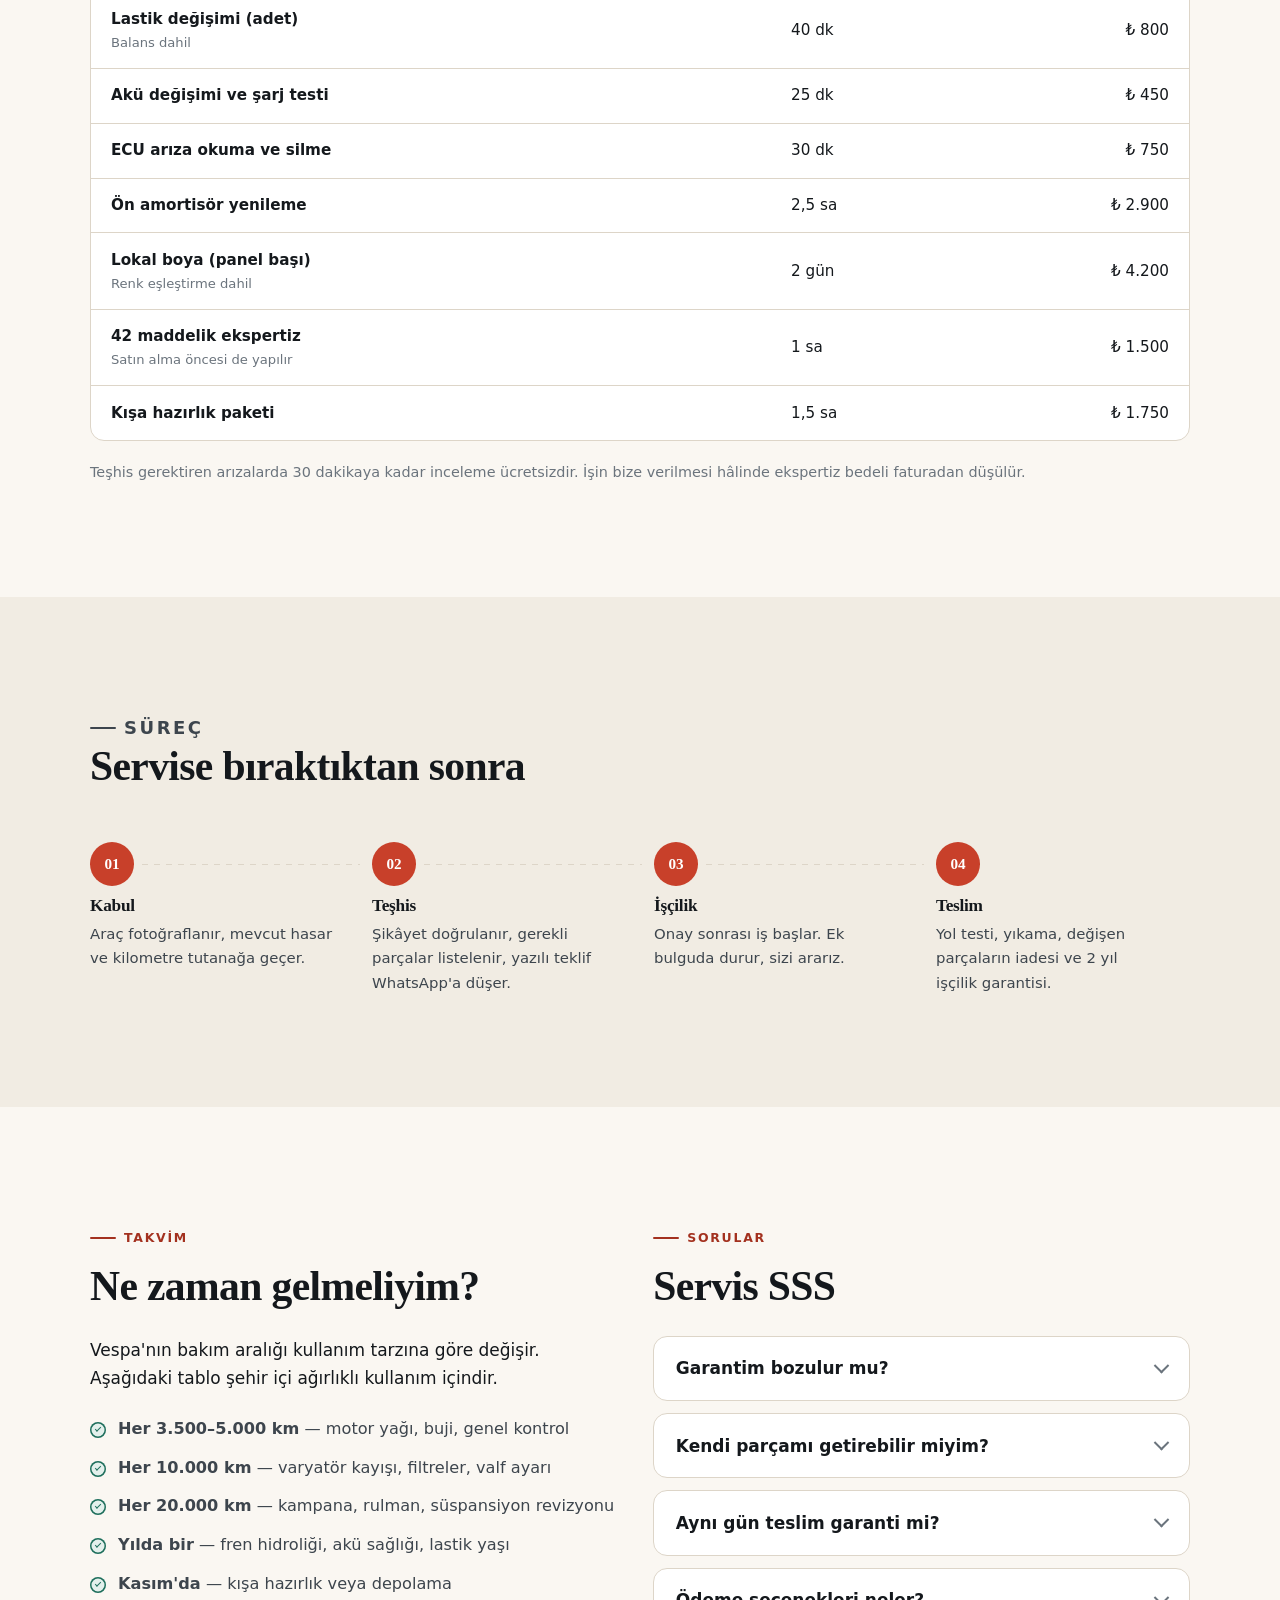
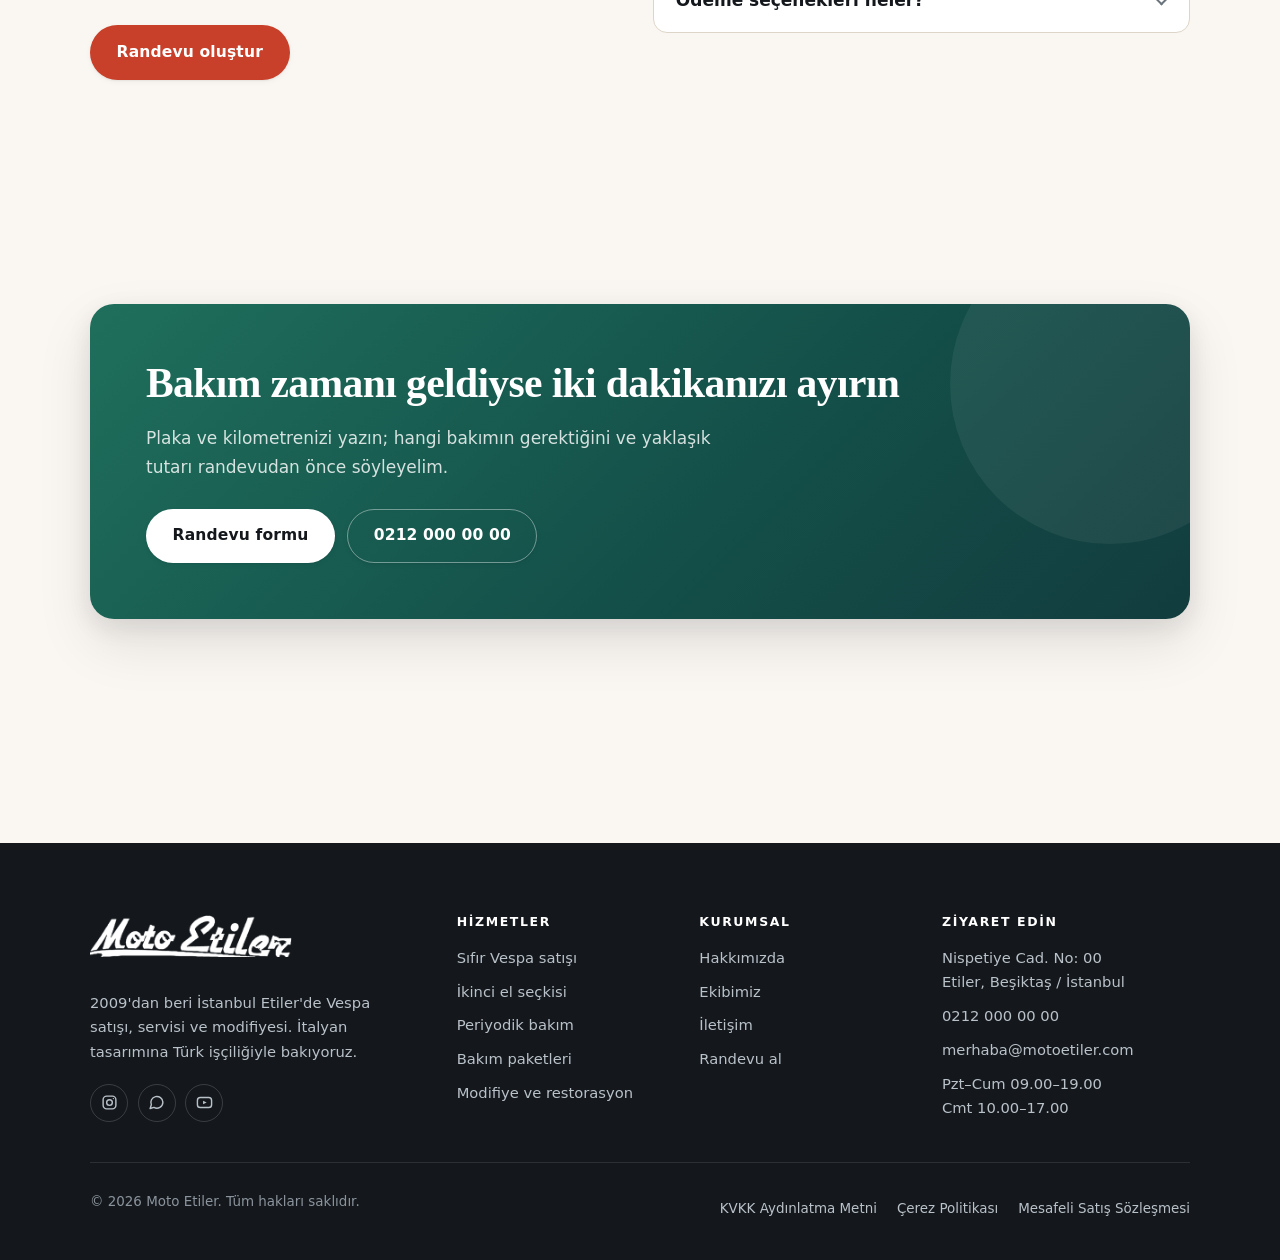
<file: servis.html>
<!DOCTYPE html>
<html lang="tr">
<head>
<meta charset="utf-8">
<meta name="viewport" content="width=device-width, initial-scale=1">
<meta name="robots" content="noindex, nofollow">
<title>Vespa Servis ve Periyodik Bakım | Moto Etiler, İstanbul</title>
<meta name="description" content="Vespa periyodik bakımı, arıza tespiti, elektrik, fren, varyatör ve kaporta-boya. Şeffaf fiyat listesi, aynı gün teslim, 2 yıl işçilik garantisi. Etiler, İstanbul.">
<meta name="theme-color" content="#faf7f2" media="(prefers-color-scheme: light)">
<meta name="theme-color" content="#101418" media="(prefers-color-scheme: dark)">
<link rel="canonical" href="https://motoetiler.com/servis.html">
<meta property="og:type" content="website">
<meta property="og:locale" content="tr_TR">
<meta property="og:title" content="Vespa Servis ve Periyodik Bakım | Moto Etiler">
<meta property="og:description" content="Şeffaf fiyat, aynı gün teslim, 2 yıl işçilik garantisi.">
<link rel="icon" href="data:image/svg+xml,%3Csvg xmlns='http://www.w3.org/2000/svg' viewBox='0 0 32 32'%3E%3Crect width='32' height='32' rx='8' fill='%23c8402a'/%3E%3Ctext x='16' y='22' font-family='Georgia,serif' font-size='17' font-weight='700' fill='%23fff' text-anchor='middle'%3EM%3C/text%3E%3C/svg%3E">
<link rel="stylesheet" href="assets/css/style.css">
</head>
<body>

<a class="skip-link" href="#main">İçeriğe geç</a>

<div class="demo-banner" role="note">
  <strong>ÖNİZLEME / DEMO</strong> — Bu sayfa Moto Etiler için hazırlanan bir tasarım taslağıdır.
  Fiyatlar, müşteri yorumları, ekip bilgileri ve iletişim bilgileri <em>örnek içeriktir</em>, gerçek veri değildir.
</div>

<header class="site-header">
  <nav class="wrap nav" aria-label="Ana menü">
    <a class="brand" href="index.html" aria-label="Moto Etiler — anasayfa">
      <img class="brand__logo brand__logo--ink" src="assets/img/logo-motoetiler.png"
           alt="Moto Etiler" width="900" height="187">
      <img class="brand__logo brand__logo--light" src="assets/img/logo-motoetiler-light.png"
           alt="" aria-hidden="true" width="900" height="187">
    </a>

    <ul class="nav__links" id="primary-nav">
      <li><a href="index.html">Anasayfa</a></li>
      <li><a href="satis.html">Satış</a></li>
      <li><a href="servis.html">Servis</a></li>
      <li><a href="modifiye.html">Modifiye</a></li>
      <li><a href="hakkimizda.html">Hakkımızda</a></li>
      <li><a href="iletisim.html">İletişim</a></li>
    </ul>

    <div class="nav__actions">
      <button class="icon-btn" type="button" data-theme-toggle aria-pressed="false" title="Koyu temaya geç">
        <span class="visually-hidden">Temayı değiştir</span>
        <svg viewBox="0 0 24 24" fill="none" stroke="currentColor" stroke-width="2" stroke-linecap="round" aria-hidden="true">
          <circle cx="12" cy="12" r="4"/><path d="M12 2v2M12 20v2M4.9 4.9l1.4 1.4M17.7 17.7l1.4 1.4M2 12h2M20 12h2M4.9 19.1l1.4-1.4M17.7 6.3l1.4-1.4"/>
        </svg>
      </button>
      <a class="btn nav__cta" href="iletisim.html#randevu">Servis Randevusu</a>
      <button class="icon-btn nav__toggle" type="button" data-nav-toggle aria-expanded="false" aria-controls="primary-nav">
        <span class="visually-hidden">Menüyü aç</span>
        <svg viewBox="0 0 24 24" fill="none" stroke="currentColor" stroke-width="2" stroke-linecap="round" aria-hidden="true"><path d="M3 6h18M3 12h18M3 18h18"/></svg>
      </button>
    </div>
  </nav>
</header>

<main id="main">

  <section class="page-head">
    <div class="wrap">
      <ol class="breadcrumb">
        <li><a href="index.html">Anasayfa</a></li>
        <li>Servis</li>
      </ol>
      <h1>Servis ve periyodik bakım</h1>
      <p>Vespa'nın motoru küçük ama toleransı dar. Doğru yağ, doğru kayış ve doğru tork değeriyle çalışılmadığında fark birkaç bin kilometre sonra çıkar. Biz o farkı ciddiye alıyoruz.</p>
    </div>
  </section>

  <!-- Hizmet alanları -->
  <section class="section">
    <div class="wrap">
      <div class="section-head">
        <p class="eyebrow">Kapsam</p>
        <h2>Neler yapıyoruz</h2>
        <p>Tek uzmanlığımız Vespa ve Piaggio ailesi. Marka çeşitliliği yerine derinliği tercih ettik.</p>
      </div>

      <div class="grid grid--3">
        <article class="card card--hover reveal">
          <div class="card__icon"><svg viewBox="0 0 24 24" fill="none" stroke="currentColor" stroke-width="1.8" stroke-linecap="round" stroke-linejoin="round" aria-hidden="true"><path d="M12 3v4M12 17v4M3 12h4M17 12h4"/><circle cx="12" cy="12" r="4"/></svg></div>
          <h3>Periyodik bakım</h3>
          <p>Motor yağı, yağ süzgeci, hava ve yakıt filtresi, buji, valf ayarı, akü ve lastik kontrolü.</p>
        </article>

        <article class="card card--hover reveal">
          <div class="card__icon card__icon--verde"><svg viewBox="0 0 24 24" fill="none" stroke="currentColor" stroke-width="1.8" stroke-linecap="round" stroke-linejoin="round" aria-hidden="true"><path d="M13 2L4 14h7l-1 8 9-12h-7z"/></svg></div>
          <h3>Elektrik ve elektronik</h3>
          <p>Şarj sistemi, marş, ECU okuma, immobilizer, aydınlatma ve sensör arızaları. Piaggio arıza tespit cihazı.</p>
        </article>

        <article class="card card--hover reveal">
          <div class="card__icon"><svg viewBox="0 0 24 24" fill="none" stroke="currentColor" stroke-width="1.8" stroke-linecap="round" stroke-linejoin="round" aria-hidden="true"><circle cx="12" cy="12" r="9"/><circle cx="12" cy="12" r="3"/></svg></div>
          <h3>Varyatör ve şanzıman</h3>
          <p>Kayış, kampana, baskı balatası, rulman ve rol seti. Dinamometrede öncesi-sonrası ölçüm.</p>
        </article>

        <article class="card card--hover reveal">
          <div class="card__icon"><svg viewBox="0 0 24 24" fill="none" stroke="currentColor" stroke-width="1.8" stroke-linecap="round" stroke-linejoin="round" aria-hidden="true"><path d="M12 3a9 9 0 1 0 9 9"/><path d="M12 8a4 4 0 1 0 4 4"/></svg></div>
          <h3>Fren ve süspansiyon</h3>
          <p>Disk, balata, hidrolik hat, ABS ünitesi kontrolü; ön amortisör ve arka süspansiyon yenileme.</p>
        </article>

        <article class="card card--hover reveal">
          <div class="card__icon card__icon--verde"><svg viewBox="0 0 24 24" fill="none" stroke="currentColor" stroke-width="1.8" stroke-linecap="round" stroke-linejoin="round" aria-hidden="true"><path d="M4 20l6-6M14 4l6 6M9 9l6 6"/><path d="M17 3l4 4-3 3-4-4z"/></svg></div>
          <h3>Kaporta ve boya</h3>
          <p>Kendi boyahanemizde renk eşleştirmeli lokal boya, göçük düzeltme ve krom-parlatma.</p>
        </article>

        <article class="card card--hover reveal">
          <div class="card__icon"><svg viewBox="0 0 24 24" fill="none" stroke="currentColor" stroke-width="1.8" stroke-linecap="round" stroke-linejoin="round" aria-hidden="true"><path d="M20 7H4a1 1 0 0 0-1 1v9a1 1 0 0 0 1 1h16a1 1 0 0 0 1-1V8a1 1 0 0 0-1-1z"/><path d="M7 7V5h10v2"/><path d="M3 12h18"/></svg></div>
          <h3>Kışa hazırlık</h3>
          <p>Akü bakım şarjı, yakıt stabilizatörü, lastik basıncı, örtülü depolama. Kasım–Mart arası kontenjanlı.</p>
        </article>
      </div>
    </div>
  </section>

  <!-- Bakım paketleri -->
  <section class="section section--tint" id="paketler">
    <div class="wrap">
      <div class="section-head section-head--center">
        <p class="eyebrow">Paketler</p>
        <h2>Bakım paketleri</h2>
        <p>Motor hacmine göre işçilik ve orijinal parça dahil sabit fiyat. Sürpriz ek kalem çıkarsa önce sizi ararız.</p>
      </div>

      <div class="grid grid--3">
        <article class="card plan reveal">
          <h3>Temel</h3>
          <p style="margin-bottom:.6rem">Yılda bir veya 5.000 km'de bir yapılması gereken minimum bakım.</p>
          <p class="plan__price">₺ 3.450 <span>'den başlayan</span></p>
          <ul class="ticks">
            <li>Motor yağı ve yağ süzgeci</li>
            <li>Hava filtresi kontrolü</li>
            <li>Buji değişimi</li>
            <li>Fren ve lastik kontrolü</li>
            <li>Akü ve şarj testi</li>
            <li>Yol testi + dijital rapor</li>
          </ul>
          <a class="btn btn--ghost btn--wide" href="iletisim.html#randevu">Randevu al</a>
        </article>

        <article class="card plan plan--featured reveal">
          <span class="plan__tag">En çok tercih edilen</span>
          <h3>Kapsamlı</h3>
          <p style="margin-bottom:.6rem">10.000 km ve üzeri araçlar için önerdiğimiz tam bakım.</p>
          <p class="plan__price">₺ 6.900 <span>'den başlayan</span></p>
          <ul class="ticks">
            <li>Temel paketin tamamı</li>
            <li>Hava ve yakıt filtresi değişimi</li>
            <li>Varyatör kayışı ve rol seti</li>
            <li>Valf ayarı</li>
            <li>Fren hidroliği yenileme</li>
            <li>Şanzıman yağı</li>
            <li>42 maddelik ekspertiz</li>
          </ul>
          <a class="btn btn--wide" href="iletisim.html#randevu">Randevu al</a>
        </article>

        <article class="card plan reveal">
          <h3>Sezonluk üyelik</h3>
          <p style="margin-bottom:.6rem">Yıl boyunca iki bakım, sınırsız kontrol ve öncelikli randevu.</p>
          <p class="plan__price">₺ 11.500 <span>/ yıl</span></p>
          <ul class="ticks">
            <li>2 kapsamlı bakım</li>
            <li>Sınırsız ara kontrol</li>
            <li>Öncelikli randevu hakkı</li>
            <li>Ücretsiz alım-teslim (10 km)</li>
            <li>Parçalarda %10 indirim</li>
            <li>Kışa hazırlık dahil</li>
          </ul>
          <a class="btn btn--ghost btn--wide" href="iletisim.html#randevu">Bilgi al</a>
        </article>
      </div>
    </div>
  </section>

  <!-- Fiyat listesi -->
  <section class="section">
    <div class="wrap">
      <div class="section-head">
        <p class="eyebrow">Şeffaflık</p>
        <h2>Birim işçilik fiyatları</h2>
        <p>Sık istenen işlemlerin işçilik bedelleri. Parça bedeli ayrıdır ve teklifte kod ile birlikte yazılır.</p>
      </div>

      <div class="table-scroll reveal">
        <table>
          <caption>Fiyatlar KDV dahil, Temmuz 2026 itibarıyla geçerlidir. 300 cc modellerde %15 fark uygulanır.</caption>
          <thead>
            <tr>
              <th scope="col">İşlem</th>
              <th scope="col">Süre</th>
              <th scope="col">İşçilik</th>
            </tr>
          </thead>
          <tbody>
            <tr><td><strong>Motor yağı ve süzgeç değişimi</strong><small>Yağ dahil değildir</small></td><td>45 dk</td><td>₺ 1.150</td></tr>
            <tr><td><strong>Varyatör kayışı + rol seti</strong><small>Kampana temizliği dahil</small></td><td>2 sa</td><td>₺ 2.400</td></tr>
            <tr><td><strong>Valf ayarı</strong></td><td>1,5 sa</td><td>₺ 1.850</td></tr>
            <tr><td><strong>Ön/arka fren balatası</strong><small>Disk kontrolü dahil</small></td><td>1 sa</td><td>₺ 1.200</td></tr>
            <tr><td><strong>Fren hidroliği yenileme</strong></td><td>45 dk</td><td>₺ 950</td></tr>
            <tr><td><strong>Lastik değişimi (adet)</strong><small>Balans dahil</small></td><td>40 dk</td><td>₺ 800</td></tr>
            <tr><td><strong>Akü değişimi ve şarj testi</strong></td><td>25 dk</td><td>₺ 450</td></tr>
            <tr><td><strong>ECU arıza okuma ve silme</strong></td><td>30 dk</td><td>₺ 750</td></tr>
            <tr><td><strong>Ön amortisör yenileme</strong></td><td>2,5 sa</td><td>₺ 2.900</td></tr>
            <tr><td><strong>Lokal boya (panel başı)</strong><small>Renk eşleştirme dahil</small></td><td>2 gün</td><td>₺ 4.200</td></tr>
            <tr><td><strong>42 maddelik ekspertiz</strong><small>Satın alma öncesi de yapılır</small></td><td>1 sa</td><td>₺ 1.500</td></tr>
            <tr><td><strong>Kışa hazırlık paketi</strong></td><td>1,5 sa</td><td>₺ 1.750</td></tr>
          </tbody>
        </table>
      </div>

      <p style="margin-top:1.25rem;font-size:.9rem;color:var(--ink-3)">
        Teşhis gerektiren arızalarda 30 dakikaya kadar inceleme ücretsizdir. İşin bize verilmesi hâlinde ekspertiz bedeli faturadan düşülür.
      </p>
    </div>
  </section>

  <!-- Süreç -->
  <section class="section section--tint">
    <div class="wrap">
      <div class="section-head">
        <p class="eyebrow">Süreç</p>
        <h2>Servise bıraktıktan sonra</h2>
      </div>
      <ol class="steps">
        <li class="reveal"><h3>Kabul</h3><p>Araç fotoğraflanır, mevcut hasar ve kilometre tutanağa geçer.</p></li>
        <li class="reveal"><h3>Teşhis</h3><p>Şikâyet doğrulanır, gerekli parçalar listelenir, yazılı teklif WhatsApp'a düşer.</p></li>
        <li class="reveal"><h3>İşçilik</h3><p>Onay sonrası iş başlar. Ek bulguda durur, sizi ararız.</p></li>
        <li class="reveal"><h3>Teslim</h3><p>Yol testi, yıkama, değişen parçaların iadesi ve 2 yıl işçilik garantisi.</p></li>
      </ol>
    </div>
  </section>

  <!-- Bakım takvimi + SSS -->
  <section class="section">
    <div class="wrap grid grid--2" style="align-items:start">
      <div>
        <p class="eyebrow">Takvim</p>
        <h2>Ne zaman gelmeliyim?</h2>
        <p>Vespa'nın bakım aralığı kullanım tarzına göre değişir. Aşağıdaki tablo şehir içi ağırlıklı kullanım içindir.</p>
        <ul class="ticks" style="gap:.75rem;margin-top:1.5rem">
          <li><strong>Her 3.500–5.000 km</strong> — motor yağı, buji, genel kontrol</li>
          <li><strong>Her 10.000 km</strong> — varyatör kayışı, filtreler, valf ayarı</li>
          <li><strong>Her 20.000 km</strong> — kampana, rulman, süspansiyon revizyonu</li>
          <li><strong>Yılda bir</strong> — fren hidroliği, akü sağlığı, lastik yaşı</li>
          <li><strong>Kasım'da</strong> — kışa hazırlık veya depolama</li>
        </ul>
        <div class="btn-row">
          <a class="btn" href="iletisim.html#randevu">Randevu oluştur</a>
        </div>
      </div>

      <div>
        <p class="eyebrow">Sorular</p>
        <h2>Servis SSS</h2>
        <div class="faq" style="margin-top:1.5rem">
          <details>
            <summary>Garantim bozulur mu?</summary>
            <div class="faq__body">Garanti süresi içindeki araçlarda bakımın yetkili serviste yapılması gerekir; aksi hâlde üretici garantiyi reddedebilir. Garanti süresi dolmuş araçlarda böyle bir kısıt yoktur. Emin değilseniz plakanızı gönderin, biz kontrol edelim.</div>
          </details>
          <details>
            <summary>Kendi parçamı getirebilir miyim?</summary>
            <div class="faq__body">Getirebilirsiniz. Bu durumda işçiliğe garanti veririz ama parçaya veremeyiz. Uygunsuz veya taklit parçalarda işi almama hakkımızı saklı tutuyoruz — sebebini açıkça anlatırız.</div>
          </details>
          <details>
            <summary>Aynı gün teslim garanti mi?</summary>
            <div class="faq__body">Periyodik bakımların yaklaşık %80'i aynı gün çıkıyor. Parça siparişi veya boya gerektiren işlerde süre uzar; randevu verirken tahmini teslim gününü baştan söylüyoruz.</div>
          </details>
          <details>
            <summary>Ödeme seçenekleri neler?</summary>
            <div class="faq__body">Nakit, kredi kartı ve banka havalesi. 5.000 TL üzeri işlemlerde anlaşmalı bankalarla 6 taksit imkânı var.</div>
          </details>
        </div>
      </div>
    </div>
  </section>

  <section class="section">
    <div class="wrap">
      <div class="cta-band reveal">
        <h2>Bakım zamanı geldiyse iki dakikanızı ayırın</h2>
        <p>Plaka ve kilometrenizi yazın; hangi bakımın gerektiğini ve yaklaşık tutarı randevudan önce söyleyelim.</p>
        <div class="btn-row">
          <a class="btn btn--light" href="iletisim.html#randevu">Randevu formu</a>
          <a class="btn btn--light" href="tel:+902120000000" style="--btn-bg:transparent;--btn-fg:#fff;border-color:rgba(255,255,255,.4)">0212 000 00 00</a>
        </div>
      </div>
    </div>
  </section>

</main>

<footer class="site-footer">
  <div class="wrap">
    <div class="footer__grid">
      <div class="footer__about">
        <a class="brand" href="index.html" aria-label="Moto Etiler — anasayfa">
          <img class="brand__logo brand__logo--footer" src="assets/img/logo-motoetiler-light.png"
               alt="Moto Etiler" width="900" height="187">
        </a>
        <p>2009'dan beri İstanbul Etiler'de Vespa satışı, servisi ve modifiyesi. İtalyan tasarımına Türk işçiliğiyle bakıyoruz.</p>
        <div class="socials">
          <a href="https://instagram.com/" aria-label="Instagram" rel="noopener"><svg viewBox="0 0 24 24" fill="none" stroke="currentColor" stroke-width="2" aria-hidden="true"><rect x="3" y="3" width="18" height="18" rx="5"/><circle cx="12" cy="12" r="4"/><circle cx="17.5" cy="6.5" r="1" fill="currentColor" stroke="none"/></svg></a>
          <a href="https://wa.me/902120000000" aria-label="WhatsApp" rel="noopener"><svg viewBox="0 0 24 24" fill="none" stroke="currentColor" stroke-width="2" stroke-linecap="round" stroke-linejoin="round" aria-hidden="true"><path d="M21 11.5a8.5 8.5 0 0 1-12.6 7.4L3 20.5l1.7-5.2A8.5 8.5 0 1 1 21 11.5z"/></svg></a>
          <a href="https://youtube.com/" aria-label="YouTube" rel="noopener"><svg viewBox="0 0 24 24" fill="none" stroke="currentColor" stroke-width="2" stroke-linejoin="round" aria-hidden="true"><rect x="2" y="5" width="20" height="14" rx="4"/><path d="M10 9.5l5 2.5-5 2.5z" fill="currentColor" stroke="none"/></svg></a>
        </div>
      </div>
      <div>
        <h4>Hizmetler</h4>
        <ul>
          <li><a href="satis.html">Sıfır Vespa satışı</a></li>
          <li><a href="satis.html#ikinci-el">İkinci el seçkisi</a></li>
          <li><a href="servis.html">Periyodik bakım</a></li>
          <li><a href="servis.html#paketler">Bakım paketleri</a></li>
          <li><a href="modifiye.html">Modifiye ve restorasyon</a></li>
        </ul>
      </div>
      <div>
        <h4>Kurumsal</h4>
        <ul>
          <li><a href="hakkimizda.html">Hakkımızda</a></li>
          <li><a href="hakkimizda.html#ekip">Ekibimiz</a></li>
          <li><a href="iletisim.html">İletişim</a></li>
          <li><a href="iletisim.html#randevu">Randevu al</a></li>
        </ul>
      </div>
      <div>
        <h4>Ziyaret edin</h4>
        <ul>
          <li>Nispetiye Cad. No: 00<br>Etiler, Beşiktaş / İstanbul</li>
          <li><a href="tel:+902120000000">0212 000 00 00</a></li>
          <li><a href="mailto:merhaba@motoetiler.com">merhaba@motoetiler.com</a></li>
          <li>Pzt–Cum 09.00–19.00<br>Cmt 10.00–17.00</li>
        </ul>
      </div>
    </div>
    <div class="footer__bottom">
      <p>© <span data-year>2026</span> Moto Etiler. Tüm hakları saklıdır.</p>
      <ul class="footer__legal">
        <li><a href="#">KVKK Aydınlatma Metni</a></li>
        <li><a href="#">Çerez Politikası</a></li>
        <li><a href="#">Mesafeli Satış Sözleşmesi</a></li>
      </ul>
    </div>
  </div>
</footer>

<div class="action-bar">
  <a class="btn btn--ghost" href="tel:+902120000000">Ara</a>
  <a class="btn" href="https://wa.me/902120000000" rel="noopener">WhatsApp</a>
  <a class="btn btn--ghost" href="iletisim.html#randevu">Randevu</a>
</div>

<script src="assets/js/main.js" defer></script>
</body>
</html>
</file>
<file: assets/css/style.css>
/* ==========================================================================
   Moto Etiler — Vespa Satış · Servis · Modifiye
   Tek dosya stil sistemi. Harici bağımlılık yok.
   ========================================================================== */

/* ---------- 1. Tasarım jetonları ---------- */
:root {
  /* Renk */
  --paper:        #faf7f2;
  --paper-2:      #f1ece3;
  --paper-3:      #e5ded2;
  --ink:          #14181c;
  --ink-2:        #3d454d;
  --ink-3:        #6b747d;
  --line:         #ddd5c8;
  --accent:       #c8402a;
  --accent-ink:   #a3311f;
  --accent-soft:  #fbe9e5;
  --verde:        #1f6f5c;
  --verde-soft:   #e3f0ec;
  --card:         #ffffff;
  --shadow-sm:    0 1px 2px rgba(20, 24, 28, .06), 0 2px 6px rgba(20, 24, 28, .04);
  --shadow-md:    0 4px 12px rgba(20, 24, 28, .07), 0 12px 28px rgba(20, 24, 28, .06);
  --shadow-lg:    0 8px 24px rgba(20, 24, 28, .09), 0 24px 56px rgba(20, 24, 28, .10);

  /* Tipografi */
  --font-display: "Georgia", "Times New Roman", serif;
  --font-body:    system-ui, -apple-system, "Segoe UI", Roboto, "Helvetica Neue", Arial, sans-serif;

  /* Ölçü */
  --wrap:         1180px;
  --wrap-narrow:  760px;
  --radius:       14px;
  --radius-sm:    8px;
  --radius-lg:    24px;
  --gutter:       clamp(1.15rem, 4vw, 2.5rem);
  --section-y:    clamp(3.5rem, 9vw, 7rem);

  --header-h:     68px;
}

@media (prefers-color-scheme: dark) {
  :root:not([data-theme="light"]) {
    --paper:       #101418;
    --paper-2:     #171c21;
    --paper-3:     #1f252b;
    --ink:         #eef1f4;
    --ink-2:       #b9c1c9;
    --ink-3:       #8b949d;
    --line:        #2a3138;
    --accent:      #f26a4f;
    --accent-ink:  #ff8368;
    --accent-soft: #2a1a16;
    --verde:       #4fbfa2;
    --verde-soft:  #14251f;
    --card:        #171c21;
    --shadow-sm:   0 1px 2px rgba(0, 0, 0, .4);
    --shadow-md:   0 4px 12px rgba(0, 0, 0, .45);
    --shadow-lg:   0 8px 24px rgba(0, 0, 0, .5), 0 24px 56px rgba(0, 0, 0, .4);
  }
}

:root[data-theme="dark"] {
  --paper:       #101418;
  --paper-2:     #171c21;
  --paper-3:     #1f252b;
  --ink:         #eef1f4;
  --ink-2:       #b9c1c9;
  --ink-3:       #8b949d;
  --line:        #2a3138;
  --accent:      #f26a4f;
  --accent-ink:  #ff8368;
  --accent-soft: #2a1a16;
  --verde:       #4fbfa2;
  --verde-soft:  #14251f;
  --card:        #171c21;
  --shadow-sm:   0 1px 2px rgba(0, 0, 0, .4);
  --shadow-md:   0 4px 12px rgba(0, 0, 0, .45);
  --shadow-lg:   0 8px 24px rgba(0, 0, 0, .5), 0 24px 56px rgba(0, 0, 0, .4);
}

/* ---------- 2. Sıfırlama ve temel ---------- */
*, *::before, *::after { box-sizing: border-box; }

html {
  -webkit-text-size-adjust: 100%;
  scroll-behavior: smooth;
  scroll-padding-top: calc(var(--header-h) + 1rem);
}

@media (prefers-reduced-motion: reduce) {
  html { scroll-behavior: auto; }
  *, *::before, *::after {
    animation-duration: .01ms !important;
    animation-iteration-count: 1 !important;
    transition-duration: .01ms !important;
  }
}

body {
  margin: 0;
  background: var(--paper);
  color: var(--ink);
  font-family: var(--font-body);
  font-size: clamp(1rem, .97rem + .15vw, 1.0625rem);
  line-height: 1.65;
  -webkit-font-smoothing: antialiased;
  overflow-x: hidden;
}

img, svg, video { max-width: 100%; height: auto; display: block; }
button, input, select, textarea { font: inherit; color: inherit; }

/* Filtreleme .card gibi display:flex kuralları [hidden]'ı ezmesin. */
[hidden] { display: none !important; }

h1, h2, h3, h4 {
  font-family: var(--font-display);
  font-weight: 700;
  line-height: 1.15;
  letter-spacing: -.015em;
  margin: 0 0 .6em;
  text-wrap: balance;
}

h1 { font-size: clamp(2.1rem, 1.4rem + 3.4vw, 3.9rem); }
h2 { font-size: clamp(1.65rem, 1.25rem + 1.9vw, 2.6rem); }
h3 { font-size: clamp(1.15rem, 1.05rem + .5vw, 1.4rem); }

p { margin: 0 0 1.1em; text-wrap: pretty; }
p:last-child { margin-bottom: 0; }

a { color: var(--accent-ink); text-decoration-thickness: 1px; text-underline-offset: 3px; }
a:hover { color: var(--accent); }

:focus-visible {
  outline: 3px solid var(--accent);
  outline-offset: 3px;
  border-radius: 4px;
}

.skip-link {
  position: absolute;
  left: 1rem; top: -100px;
  z-index: 999;
  background: var(--ink);
  color: var(--paper);
  padding: .7rem 1.1rem;
  border-radius: var(--radius-sm);
  text-decoration: none;
  transition: top .18s ease;
}
.skip-link:focus { top: 1rem; color: var(--paper); }

.visually-hidden {
  position: absolute !important;
  width: 1px; height: 1px;
  margin: -1px; padding: 0;
  overflow: hidden;
  clip: rect(0 0 0 0);
  white-space: nowrap;
  border: 0;
}

/* ---------- 3. Yerleşim yardımcıları ---------- */
.wrap {
  width: 100%;
  max-width: var(--wrap);
  margin-inline: auto;
  padding-inline: var(--gutter);
}
.wrap--narrow { max-width: var(--wrap-narrow); }

.section { padding-block: var(--section-y); }
.section--tint { background: var(--paper-2); }
.section--ink  { background: var(--ink); color: var(--paper); }
.section--ink h2, .section--ink h3 { color: var(--paper); }

.section-head { max-width: 62ch; margin-bottom: clamp(2rem, 4vw, 3.25rem); }
.section-head--center { margin-inline: auto; text-align: center; }
.section-head p { color: var(--ink-2); font-size: 1.06em; margin-bottom: 0; }
.section--ink .section-head p { color: #b9c1c9; }

.eyebrow {
  display: inline-flex;
  align-items: center;
  gap: .5rem;
  font-family: var(--font-body);
  font-size: .78rem;
  font-weight: 700;
  letter-spacing: .14em;
  text-transform: uppercase;
  color: var(--accent-ink);
  margin-bottom: .9rem;
}
.eyebrow::before {
  content: "";
  width: 26px; height: 2px;
  background: currentColor;
  border-radius: 2px;
}
.section--ink .eyebrow { color: var(--accent); }

/* ---------- 4. Butonlar ---------- */
.btn {
  --btn-bg: var(--accent);
  --btn-fg: #fff;
  display: inline-flex;
  align-items: center;
  justify-content: center;
  gap: .55rem;
  padding: .85rem 1.6rem;
  min-height: 48px;
  background: var(--btn-bg);
  color: var(--btn-fg);
  border: 1px solid transparent;
  border-radius: 999px;
  font-size: .97rem;
  font-weight: 650;
  letter-spacing: .01em;
  text-decoration: none;
  cursor: pointer;
  transition: transform .16s ease, box-shadow .16s ease, background-color .16s ease;
  box-shadow: var(--shadow-sm);
}
.btn:hover {
  color: var(--btn-fg);
  transform: translateY(-2px);
  box-shadow: var(--shadow-md);
}
.btn:active { transform: translateY(0); }

.btn--ghost {
  --btn-bg: transparent;
  --btn-fg: var(--ink);
  border-color: var(--line);
  box-shadow: none;
}
.btn--ghost:hover { background: var(--paper-2); border-color: var(--ink-3); }

.btn--light {
  --btn-bg: #fff;
  --btn-fg: #14181c;
}

.btn--wide { width: 100%; }

.btn-row {
  display: flex;
  flex-wrap: wrap;
  gap: .75rem;
  margin-top: 1.75rem;
}

/* ---------- 4b. Demo/önizleme şeridi ----------
   Yayına alırken: her sayfadaki .demo-banner <div>'ini ve
   <meta name="robots" content="noindex, nofollow"> satırını silin. */
.demo-banner {
  background: #1f2430;
  color: #dfe4ea;
  font-size: .8rem;
  line-height: 1.5;
  text-align: center;
  padding: .65rem 1rem;
  border-bottom: 2px solid var(--accent);
}
.demo-banner strong { color: #ffb083; letter-spacing: .04em; }
.demo-banner em { font-style: normal; text-decoration: underline; text-underline-offset: 2px; }

/* ---------- 5. Başlık / navigasyon ---------- */
.site-header {
  position: sticky;
  top: 0;
  z-index: 100;
  background: var(--paper);
  background: color-mix(in srgb, var(--paper) 88%, transparent);
  backdrop-filter: saturate(180%) blur(14px);
  -webkit-backdrop-filter: saturate(180%) blur(14px);
  border-bottom: 1px solid transparent;
  transition: border-color .2s ease, box-shadow .2s ease;
}
.site-header.is-stuck {
  border-bottom-color: var(--line);
  box-shadow: var(--shadow-sm);
}

.nav {
  display: flex;
  align-items: center;
  gap: 1rem;
  min-height: var(--header-h);
}

.brand {
  display: inline-flex;
  align-items: center;
  gap: .6rem;
  text-decoration: none;
  color: var(--ink);
  margin-right: auto;
  flex-shrink: 0;
}
.brand:hover { color: var(--ink); }
.brand__mark { width: 38px; height: 38px; flex-shrink: 0; }

/* Tabeladan alınan gerçek "Moto Etiler" wordmark'ı.
   Koyu temada beyaz varyanta geçer; alt bilgi zemini her zaman koyu
   olduğu için orada doğrudan beyaz varyant kullanılır. */
.brand__logo { height: 34px; width: auto; flex-shrink: 0; }
.brand__logo--light { display: none; }

@media (prefers-color-scheme: dark) {
  :root:not([data-theme="light"]) .brand__logo--ink   { display: none; }
  :root:not([data-theme="light"]) .brand__logo--light { display: block; }
}
:root[data-theme="dark"]  .brand__logo--ink   { display: none; }
:root[data-theme="dark"]  .brand__logo--light { display: block; }
:root[data-theme="light"] .brand__logo--ink   { display: block; }
:root[data-theme="light"] .brand__logo--light { display: none; }

.brand__logo--footer { display: block; height: 42px; margin-bottom: 1.1rem; }
.brand__text { display: flex; flex-direction: column; line-height: 1.05; }
.brand__name {
  font-family: var(--font-display);
  font-size: 1.22rem;
  font-weight: 700;
  letter-spacing: -.02em;
}
.brand__tag {
  font-size: .62rem;
  font-weight: 700;
  letter-spacing: .18em;
  text-transform: uppercase;
  color: var(--ink-3);
}

.nav__links {
  display: flex;
  align-items: center;
  gap: .15rem;
  list-style: none;
  margin: 0;
  padding: 0;
}
.nav__links a {
  display: block;
  padding: .55rem .8rem;
  border-radius: var(--radius-sm);
  color: var(--ink-2);
  font-size: .94rem;
  font-weight: 550;
  text-decoration: none;
  transition: color .15s ease, background-color .15s ease;
}
.nav__links a:hover { color: var(--ink); background: var(--paper-2); }
.nav__links a[aria-current="page"] { color: var(--accent-ink); font-weight: 700; }

.nav__actions { display: flex; align-items: center; gap: .5rem; }

.icon-btn {
  display: inline-grid;
  place-items: center;
  width: 42px; height: 42px;
  background: transparent;
  border: 1px solid var(--line);
  border-radius: 50%;
  cursor: pointer;
  color: var(--ink-2);
  transition: background-color .15s ease, color .15s ease, border-color .15s ease;
}
.icon-btn:hover { background: var(--paper-2); color: var(--ink); border-color: var(--ink-3); }
.icon-btn svg { width: 19px; height: 19px; }

.nav__toggle { display: none; }

/* Mobil menü */
@media (max-width: 900px) {
  .nav__toggle { display: inline-grid; }

  .nav__links {
    position: fixed;
    inset: var(--header-h) 0 auto 0;
    flex-direction: column;
    align-items: stretch;
    gap: .2rem;
    padding: 1rem var(--gutter) 1.5rem;
    background: var(--paper);
    border-bottom: 1px solid var(--line);
    box-shadow: var(--shadow-lg);
    transform: translateY(-8px);
    opacity: 0;
    visibility: hidden;
    transition: opacity .2s ease, transform .2s ease, visibility .2s;
  }
  .nav__links.is-open { transform: translateY(0); opacity: 1; visibility: visible; }
  .nav__links a { padding: .85rem .75rem; font-size: 1.05rem; }
  .nav__cta { display: none; }
}

@media (min-width: 901px) {
  .nav__links { display: flex !important; }
}

/* ---------- 6. Kahraman bölümü ---------- */
.hero {
  position: relative;
  overflow: hidden;
  padding-block: clamp(3rem, 7vw, 5.5rem) clamp(3.5rem, 8vw, 6rem);
  background:
    radial-gradient(900px 420px at 82% 12%, var(--accent-soft), transparent 62%),
    radial-gradient(700px 380px at 8% 88%, var(--verde-soft), transparent 60%),
    var(--paper);
}

.hero__grid {
  display: grid;
  gap: clamp(2.5rem, 5vw, 4rem);
  align-items: center;
}
@media (min-width: 950px) {
  .hero__grid { grid-template-columns: 1.05fr .95fr; }
}

.hero__badge {
  display: inline-flex;
  align-items: center;
  gap: .5rem;
  padding: .38rem .85rem .38rem .5rem;
  background: var(--card);
  border: 1px solid var(--line);
  border-radius: 999px;
  font-size: .82rem;
  font-weight: 600;
  color: var(--ink-2);
  box-shadow: var(--shadow-sm);
  margin-bottom: 1.4rem;
}
.hero__badge b { color: var(--ink); }
.dot {
  width: 8px; height: 8px;
  border-radius: 50%;
  background: var(--verde);
  box-shadow: 0 0 0 4px color-mix(in srgb, var(--verde) 22%, transparent);
  flex-shrink: 0;
}

.hero h1 { margin-bottom: .45em; }
.hero h1 em {
  font-style: italic;
  color: var(--accent-ink);
}
.hero__lead {
  font-size: clamp(1.05rem, 1rem + .35vw, 1.22rem);
  color: var(--ink-2);
  max-width: 52ch;
}

.hero__stats {
  display: grid;
  grid-template-columns: repeat(3, minmax(0, 1fr));
  gap: 1rem;
  margin-top: 2.6rem;
  padding-top: 2rem;
  border-top: 1px solid var(--line);
}
.stat__num {
  display: block;
  font-family: var(--font-display);
  font-size: clamp(1.5rem, 1.2rem + 1.1vw, 2.1rem);
  font-weight: 700;
  color: var(--ink);
  line-height: 1;
}
.stat__label {
  display: block;
  margin-top: .4rem;
  font-size: .82rem;
  color: var(--ink-3);
  line-height: 1.35;
}

.hero__art {
  position: relative;
  border-radius: var(--radius-lg);
  overflow: hidden;
  box-shadow: var(--shadow-lg);
  background: linear-gradient(150deg, #1f6f5c 0%, #14514a 55%, #0f3a3c 100%);
  aspect-ratio: 5 / 4;
  display: grid;
  place-items: center;
  padding: clamp(1.5rem, 4vw, 3rem);
}
/* Yalnızca doğrudan çocuk: not kutusundaki küçük ikonu esnetmesin. */
.hero__art > svg { width: 100%; height: auto; filter: drop-shadow(0 18px 30px rgba(0,0,0,.28)); }

/* Gerçek fotoğraf yuvası.
   assets/img/hero.jpg konulduğunda çizimin üstünü kaplar.
   Dosya yoksa main.js <img>'i kaldırır ve çizim görünür kalır. */
.hero__art-photo {
  position: absolute;
  inset: 0;
  z-index: 1;
  width: 100%;
  height: 100%;
  object-fit: cover;
}
.hero__art-note { z-index: 2; }

.hero__art-note {
  position: absolute;
  left: 1rem; bottom: 1rem;
  right: 1rem;
  display: flex;
  align-items: center;
  gap: .65rem;
  padding: .7rem .95rem;
  background: color-mix(in srgb, #fff 92%, transparent);
  color: #14181c;
  border-radius: var(--radius);
  font-size: .84rem;
  line-height: 1.35;
  box-shadow: var(--shadow-md);
  backdrop-filter: blur(8px);
}
.hero__art-note strong { display: block; font-size: .9rem; }

/* ---------- 7. Kartlar ve ızgaralar ---------- */
.grid { display: grid; gap: clamp(1rem, 2.2vw, 1.65rem); }
.grid--2 { grid-template-columns: repeat(auto-fit, minmax(min(100%, 320px), 1fr)); }
.grid--3 { grid-template-columns: repeat(auto-fit, minmax(min(100%, 290px), 1fr)); }
.grid--4 { grid-template-columns: repeat(auto-fit, minmax(min(100%, 230px), 1fr)); }

.card {
  display: flex;
  flex-direction: column;
  background: var(--card);
  border: 1px solid var(--line);
  border-radius: var(--radius);
  padding: clamp(1.35rem, 3vw, 1.85rem);
  box-shadow: var(--shadow-sm);
  transition: transform .18s ease, box-shadow .18s ease, border-color .18s ease;
}
.card--hover:hover {
  transform: translateY(-4px);
  box-shadow: var(--shadow-md);
  border-color: color-mix(in srgb, var(--accent) 35%, var(--line));
}
.card h3 { margin-bottom: .5rem; }
.card p { color: var(--ink-2); font-size: .96em; }

.card__icon {
  display: grid;
  place-items: center;
  width: 50px; height: 50px;
  border-radius: 13px;
  background: var(--accent-soft);
  color: var(--accent-ink);
  margin-bottom: 1.1rem;
  flex-shrink: 0;
}
.card__icon svg { width: 25px; height: 25px; }
.card__icon--verde { background: var(--verde-soft); color: var(--verde); }

.card__foot {
  margin-top: auto;
  padding-top: 1.1rem;
  font-size: .88rem;
  font-weight: 650;
  color: var(--accent-ink);
}

/* Liste işaretleri */
.ticks { list-style: none; margin: 1rem 0 0; padding: 0; display: grid; gap: .55rem; }
.ticks li {
  position: relative;
  padding-left: 1.75rem;
  font-size: .95em;
  color: var(--ink-2);
}
.ticks li::before {
  content: "";
  position: absolute;
  left: 0; top: .38em;
  width: 16px; height: 16px;
  border-radius: 50%;
  background: var(--verde-soft);
  box-shadow: inset 0 0 0 1.5px var(--verde);
}
.ticks li::after {
  content: "";
  position: absolute;
  left: 5px; top: .68em;
  width: 6px; height: 3px;
  border-left: 1.8px solid var(--verde);
  border-bottom: 1.8px solid var(--verde);
  transform: rotate(-45deg);
}

/* ---------- 8. Envanter / model kartları ---------- */
.filters {
  display: flex;
  flex-wrap: wrap;
  gap: .5rem;
  margin-bottom: 2rem;
}
.chip {
  padding: .5rem 1.05rem;
  min-height: 42px;
  background: var(--card);
  border: 1px solid var(--line);
  border-radius: 999px;
  font-size: .88rem;
  font-weight: 600;
  color: var(--ink-2);
  cursor: pointer;
  transition: all .15s ease;
}
.chip:hover { border-color: var(--ink-3); color: var(--ink); }
.chip[aria-pressed="true"] {
  background: var(--ink);
  border-color: var(--ink);
  color: var(--paper);
}

.model {
  overflow: hidden;
  padding: 0;
}
.model__media {
  position: relative;
  aspect-ratio: 4 / 3;
  display: grid;
  place-items: center;
  padding: 1.5rem;
  background: var(--model-bg, linear-gradient(150deg, #eae4d8, #d9d1c2));
  border-bottom: 1px solid var(--line);
}
.model__media > svg { width: 82%; max-width: 260px; filter: drop-shadow(0 10px 18px rgba(0,0,0,.18)); }

/* Kart fotoğraf yuvası: dosya varsa çizimin üstünü kaplar,
   yoksa main.js <img>'i kaldırır ve çizim görünür kalır. */
.model__photo {
  position: absolute;
  inset: 0;
  z-index: 1;
  width: 100%;
  height: 100%;
  object-fit: cover;
}
.model__flag { z-index: 2; }
.model__flag {
  position: absolute;
  top: .8rem; left: .8rem;
  padding: .28rem .7rem;
  background: var(--ink);
  color: var(--paper);
  border-radius: 999px;
  font-size: .7rem;
  font-weight: 700;
  letter-spacing: .06em;
  text-transform: uppercase;
}
.model__flag--verde { background: var(--verde); color: #fff; }
.model__flag--accent { background: var(--accent); color: #fff; }

.model__body { padding: 1.35rem 1.4rem 1.5rem; display: flex; flex-direction: column; flex: 1; }
.model__body h3 { margin-bottom: .2rem; }
.model__series { font-size: .78rem; font-weight: 700; letter-spacing: .1em; text-transform: uppercase; color: var(--ink-3); margin-bottom: .8rem; }

.spec-row {
  display: flex;
  flex-wrap: wrap;
  gap: .4rem;
  margin-bottom: 1.1rem;
}
.spec {
  padding: .25rem .6rem;
  background: var(--paper-2);
  border-radius: var(--radius-sm);
  font-size: .78rem;
  font-weight: 600;
  color: var(--ink-2);
  white-space: nowrap;
}

.model__price {
  margin-top: auto;
  padding-top: 1rem;
  border-top: 1px solid var(--line);
  display: flex;
  align-items: flex-end;
  justify-content: space-between;
  gap: 1rem;
  flex-wrap: wrap;
}
.price__amount {
  font-family: var(--font-display);
  font-size: 1.32rem;
  font-weight: 700;
  line-height: 1.1;
}
.price__note { display: block; font-size: .75rem; color: var(--ink-3); font-family: var(--font-body); font-weight: 400; }
.model__price .btn { padding: .6rem 1.15rem; min-height: 42px; font-size: .87rem; }

.empty-state {
  grid-column: 1 / -1;
  padding: 3rem 1.5rem;
  text-align: center;
  color: var(--ink-3);
  border: 1px dashed var(--line);
  border-radius: var(--radius);
}

/* ---------- 9. Adım / süreç ---------- */
.steps {
  list-style: none;
  margin: 0;
  padding: 0;
  display: grid;
  gap: clamp(1rem, 2.5vw, 1.75rem);
  counter-reset: step;
}
@media (min-width: 760px) { .steps { grid-template-columns: repeat(4, 1fr); } }

.steps li {
  counter-increment: step;
  position: relative;
  padding-top: 3.4rem;
}
.steps li::before {
  content: counter(step, decimal-leading-zero);
  position: absolute;
  top: 0; left: 0;
  display: grid;
  place-items: center;
  width: 44px; height: 44px;
  border-radius: 50%;
  background: var(--accent);
  color: #fff;
  font-family: var(--font-display);
  font-size: .95rem;
  font-weight: 700;
}
.steps li::after {
  content: "";
  position: absolute;
  top: 22px; left: 52px; right: -1rem;
  height: 1px;
  background: repeating-linear-gradient(90deg, var(--line) 0 6px, transparent 6px 12px);
}
.steps li:last-child::after { display: none; }
@media (max-width: 759px) { .steps li::after { display: none; } }

.steps h3 { font-size: 1.08rem; margin-bottom: .35rem; }
.steps p { font-size: .93rem; color: var(--ink-2); margin: 0; }

/* ---------- 10. Fiyat tablosu ---------- */
.table-scroll {
  overflow-x: auto;
  border: 1px solid var(--line);
  border-radius: var(--radius);
  background: var(--card);
  -webkit-overflow-scrolling: touch;
}
table {
  width: 100%;
  min-width: 560px;
  border-collapse: collapse;
  font-size: .95rem;
}
caption {
  padding: 1rem 1.25rem;
  text-align: left;
  font-size: .85rem;
  color: var(--ink-3);
  border-bottom: 1px solid var(--line);
}
th, td { padding: .9rem 1.25rem; text-align: left; }
thead th {
  background: var(--paper-2);
  font-size: .78rem;
  font-weight: 700;
  letter-spacing: .08em;
  text-transform: uppercase;
  color: var(--ink-3);
  border-bottom: 1px solid var(--line);
}
tbody tr + tr { border-top: 1px solid var(--line); }
tbody tr:hover { background: var(--paper-2); }
td:last-child, th:last-child { text-align: right; font-variant-numeric: tabular-nums; white-space: nowrap; }
td strong { font-weight: 650; }
td small { display: block; color: var(--ink-3); font-size: .82rem; }

/* ---------- 11. Fiyat paketleri ---------- */
.plan { position: relative; }
.plan--featured {
  border-color: var(--accent);
  box-shadow: var(--shadow-md);
}
.plan__tag {
  position: absolute;
  top: -.75rem; left: 50%;
  transform: translateX(-50%);
  padding: .25rem .85rem;
  background: var(--accent);
  color: #fff;
  border-radius: 999px;
  font-size: .72rem;
  font-weight: 700;
  letter-spacing: .07em;
  text-transform: uppercase;
  white-space: nowrap;
}
.plan__price {
  font-family: var(--font-display);
  font-size: 2.1rem;
  font-weight: 700;
  line-height: 1;
  margin: .3rem 0 .2rem;
}
.plan__price span { font-size: .95rem; font-family: var(--font-body); font-weight: 400; color: var(--ink-3); }
.plan .btn { margin-top: 1.5rem; }

/* ---------- 12. Akordeon (SSS) ---------- */
.faq { display: grid; gap: .75rem; }
.faq details {
  background: var(--card);
  border: 1px solid var(--line);
  border-radius: var(--radius);
  overflow: hidden;
  transition: border-color .18s ease, box-shadow .18s ease;
}
.faq details[open] { border-color: color-mix(in srgb, var(--accent) 40%, var(--line)); box-shadow: var(--shadow-sm); }
.faq summary {
  display: flex;
  align-items: center;
  justify-content: space-between;
  gap: 1rem;
  padding: 1.1rem 1.35rem;
  font-weight: 650;
  cursor: pointer;
  list-style: none;
  min-height: 56px;
}
.faq summary::-webkit-details-marker { display: none; }
.faq summary::after {
  content: "";
  flex-shrink: 0;
  width: 11px; height: 11px;
  border-right: 2px solid var(--ink-3);
  border-bottom: 2px solid var(--ink-3);
  transform: rotate(45deg) translate(-2px, -2px);
  transition: transform .2s ease;
}
.faq details[open] summary::after { transform: rotate(-135deg) translate(-2px, -2px); }
.faq .faq__body { padding: 0 1.35rem 1.3rem; color: var(--ink-2); font-size: .96em; }

/* ---------- 13. Görüşler ---------- */
.quote {
  background: var(--card);
  border: 1px solid var(--line);
  border-radius: var(--radius);
  padding: 1.6rem;
  box-shadow: var(--shadow-sm);
  display: flex;
  flex-direction: column;
  gap: 1rem;
}
.quote blockquote { margin: 0; font-size: 1.02em; color: var(--ink); }
.quote figcaption { display: flex; align-items: center; gap: .75rem; margin-top: auto; }
.avatar {
  display: grid;
  place-items: center;
  width: 42px; height: 42px;
  border-radius: 50%;
  background: var(--verde-soft);
  color: var(--verde);
  font-weight: 700;
  font-size: .9rem;
  flex-shrink: 0;
}
.quote cite { font-style: normal; font-weight: 650; font-size: .93rem; }
.quote cite small { display: block; font-weight: 400; color: var(--ink-3); font-size: .82rem; }
.stars { color: #e0a300; letter-spacing: .12em; font-size: .9rem; }

/* ---------- 14. CTA şeridi ---------- */
.cta-band {
  position: relative;
  overflow: hidden;
  background: linear-gradient(135deg, #1f6f5c, #14514a 55%, #123c3e);
  color: #fff;
  border-radius: var(--radius-lg);
  padding: clamp(2rem, 5vw, 3.5rem);
  box-shadow: var(--shadow-lg);
}
.cta-band::after {
  content: "";
  position: absolute;
  right: -80px; top: -80px;
  width: 320px; height: 320px;
  border-radius: 50%;
  background: rgba(255, 255, 255, .06);
}
.cta-band h2 { color: #fff; margin-bottom: .4em; }
.cta-band p { color: rgba(255, 255, 255, .82); max-width: 54ch; }
.cta-band .btn-row { position: relative; z-index: 1; }

/* ---------- 15. Form ---------- */
.form { display: grid; gap: 1.15rem; }
.field { display: grid; gap: .4rem; }
.field label { font-size: .88rem; font-weight: 650; }
.field label .req { color: var(--accent); }
.field input, .field select, .field textarea {
  width: 100%;
  padding: .8rem .95rem;
  min-height: 48px;
  background: var(--card);
  border: 1px solid var(--line);
  border-radius: var(--radius-sm);
  font-size: 1rem;
  transition: border-color .15s ease, box-shadow .15s ease;
}
.field textarea { min-height: 130px; resize: vertical; }
.field input:focus, .field select:focus, .field textarea:focus {
  outline: none;
  border-color: var(--accent);
  box-shadow: 0 0 0 3px color-mix(in srgb, var(--accent) 18%, transparent);
}
.field input:user-invalid, .field textarea:user-invalid { border-color: var(--accent); }
.field .hint { font-size: .8rem; color: var(--ink-3); }
.field-row { display: grid; gap: 1.15rem; }
@media (min-width: 620px) { .field-row { grid-template-columns: 1fr 1fr; } }

.consent {
  display: flex;
  align-items: flex-start;
  gap: .65rem;
  font-size: .87rem;
  color: var(--ink-2);
}
.consent input { width: 18px; height: 18px; min-height: 0; margin-top: .2rem; flex-shrink: 0; accent-color: var(--accent); }

.form-status {
  padding: .9rem 1.1rem;
  border-radius: var(--radius-sm);
  font-size: .92rem;
  background: var(--verde-soft);
  color: var(--verde);
  border: 1px solid color-mix(in srgb, var(--verde) 30%, transparent);
}
.form-status[hidden] { display: none; }

/* ---------- 16. İletişim bilgi kutusu ---------- */
.info-list { list-style: none; margin: 0; padding: 0; display: grid; gap: 1.35rem; }
.info-list li { display: flex; gap: .9rem; }
.info-list svg { width: 20px; height: 20px; color: var(--accent-ink); flex-shrink: 0; margin-top: .28rem; }
.info-list b { display: block; font-size: .8rem; letter-spacing: .08em; text-transform: uppercase; color: var(--ink-3); margin-bottom: .15rem; font-weight: 700; }
.info-list a { color: var(--ink); text-decoration: none; }
.info-list a:hover { color: var(--accent); text-decoration: underline; }

.map-frame {
  border-radius: var(--radius);
  overflow: hidden;
  border: 1px solid var(--line);
  background: var(--paper-2);
  aspect-ratio: 16 / 10;
  position: relative;
}
.map-frame svg { width: 100%; height: 100%; }
.map-frame__pin {
  position: absolute;
  inset: auto 1rem 1rem;
  background: var(--card);
  border-radius: var(--radius-sm);
  padding: .75rem 1rem;
  box-shadow: var(--shadow-md);
  font-size: .86rem;
}

/* ---------- 17. Alt bilgi ---------- */
.site-footer {
  background: var(--ink);
  color: #b9c1c9;
  padding-block: clamp(3rem, 6vw, 4.5rem) 2rem;
  margin-top: var(--section-y);
}
.site-footer a { color: #b9c1c9; text-decoration: none; }
.site-footer a:hover { color: #fff; text-decoration: underline; }

.footer__grid {
  display: grid;
  gap: 2.25rem;
  padding-bottom: 2.5rem;
  border-bottom: 1px solid rgba(255, 255, 255, .1);
}
@media (min-width: 720px) { .footer__grid { grid-template-columns: 1.6fr 1fr 1fr 1.2fr; } }

.footer__grid h4 {
  font-family: var(--font-body);
  font-size: .78rem;
  font-weight: 700;
  letter-spacing: .13em;
  text-transform: uppercase;
  color: #fff;
  margin-bottom: 1rem;
}
.footer__grid ul { list-style: none; margin: 0; padding: 0; display: grid; gap: .6rem; font-size: .92rem; }
.footer__about { font-size: .92rem; max-width: 34ch; }
.footer__about .brand { color: #fff; margin-bottom: 1rem; }
.footer__about .brand__name { color: #fff; }
.footer__about .brand__tag { color: #8b949d; }

.socials { display: flex; gap: .6rem; margin-top: 1.25rem; }
.socials a {
  display: grid;
  place-items: center;
  width: 38px; height: 38px;
  border: 1px solid rgba(255, 255, 255, .16);
  border-radius: 50%;
  transition: background-color .15s ease, border-color .15s ease;
}
.socials a:hover { background: rgba(255, 255, 255, .1); border-color: rgba(255, 255, 255, .35); }
.socials svg { width: 17px; height: 17px; }

.footer__bottom {
  display: flex;
  flex-wrap: wrap;
  gap: 1rem;
  justify-content: space-between;
  align-items: center;
  padding-top: 1.75rem;
  font-size: .84rem;
  color: #8b949d;
}
.footer__legal { display: flex; flex-wrap: wrap; gap: 1.25rem; list-style: none; margin: 0; padding: 0; }

/* ---------- 18. Sayfa başlığı (iç sayfalar) ---------- */
.page-head {
  padding-block: clamp(2.5rem, 6vw, 4.5rem) clamp(2rem, 5vw, 3.5rem);
  background:
    radial-gradient(700px 300px at 88% 0%, var(--accent-soft), transparent 65%),
    var(--paper-2);
  border-bottom: 1px solid var(--line);
}
.breadcrumb {
  display: flex;
  flex-wrap: wrap;
  gap: .45rem;
  list-style: none;
  margin: 0 0 1.1rem;
  padding: 0;
  font-size: .83rem;
  color: var(--ink-3);
}
.breadcrumb a { color: var(--ink-3); text-decoration: none; }
.breadcrumb a:hover { color: var(--accent); }
.breadcrumb li + li::before { content: "/"; margin-right: .45rem; color: var(--line); }
.page-head p { color: var(--ink-2); max-width: 60ch; font-size: 1.06em; margin-bottom: 0; }

/* ---------- 19. Sabit mobil aksiyon çubuğu ---------- */
.action-bar {
  position: fixed;
  inset: auto 0 0 0;
  z-index: 90;
  display: none;
  gap: .5rem;
  padding: .6rem var(--gutter) calc(.6rem + env(safe-area-inset-bottom));
  background: var(--paper);
  background: color-mix(in srgb, var(--paper) 92%, transparent);
  backdrop-filter: blur(12px);
  border-top: 1px solid var(--line);
}
.action-bar .btn { flex: 1; padding-inline: .75rem; font-size: .9rem; }
@media (max-width: 700px) {
  .action-bar { display: flex; }
  body { padding-bottom: 74px; }
}

/* ---------- 20. Görünüm animasyonu ---------- */
.reveal {
  opacity: 0;
  transform: translateY(18px);
  transition: opacity .55s ease, transform .55s ease;
}
.reveal.is-visible { opacity: 1; transform: none; }
@media (prefers-reduced-motion: reduce) {
  .reveal { opacity: 1; transform: none; }
}

/* ---------- 21. Yazdırma ---------- */
@media print {
  .site-header, .action-bar, .cta-band, .site-footer, .btn { display: none !important; }
  body { background: #fff; color: #000; }
  .card, .table-scroll { break-inside: avoid; border-color: #ccc; }
}
</file>
